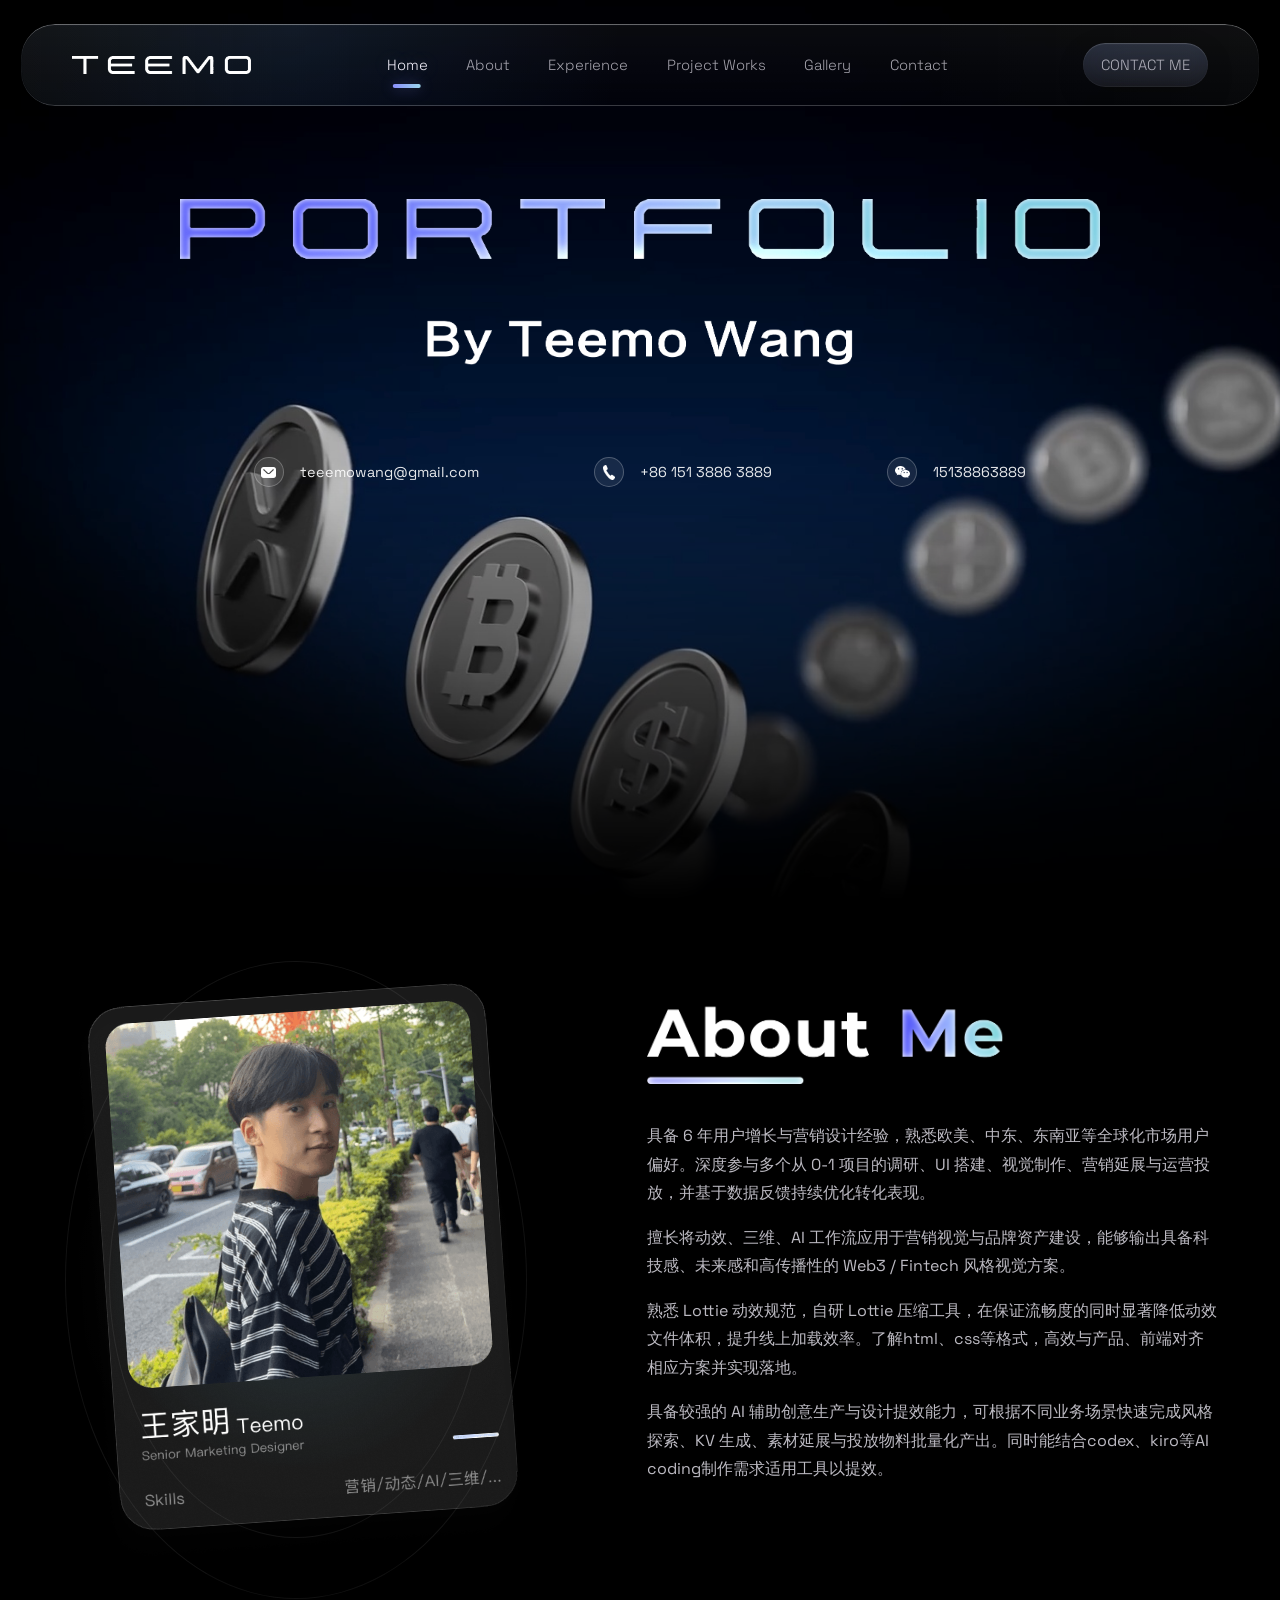
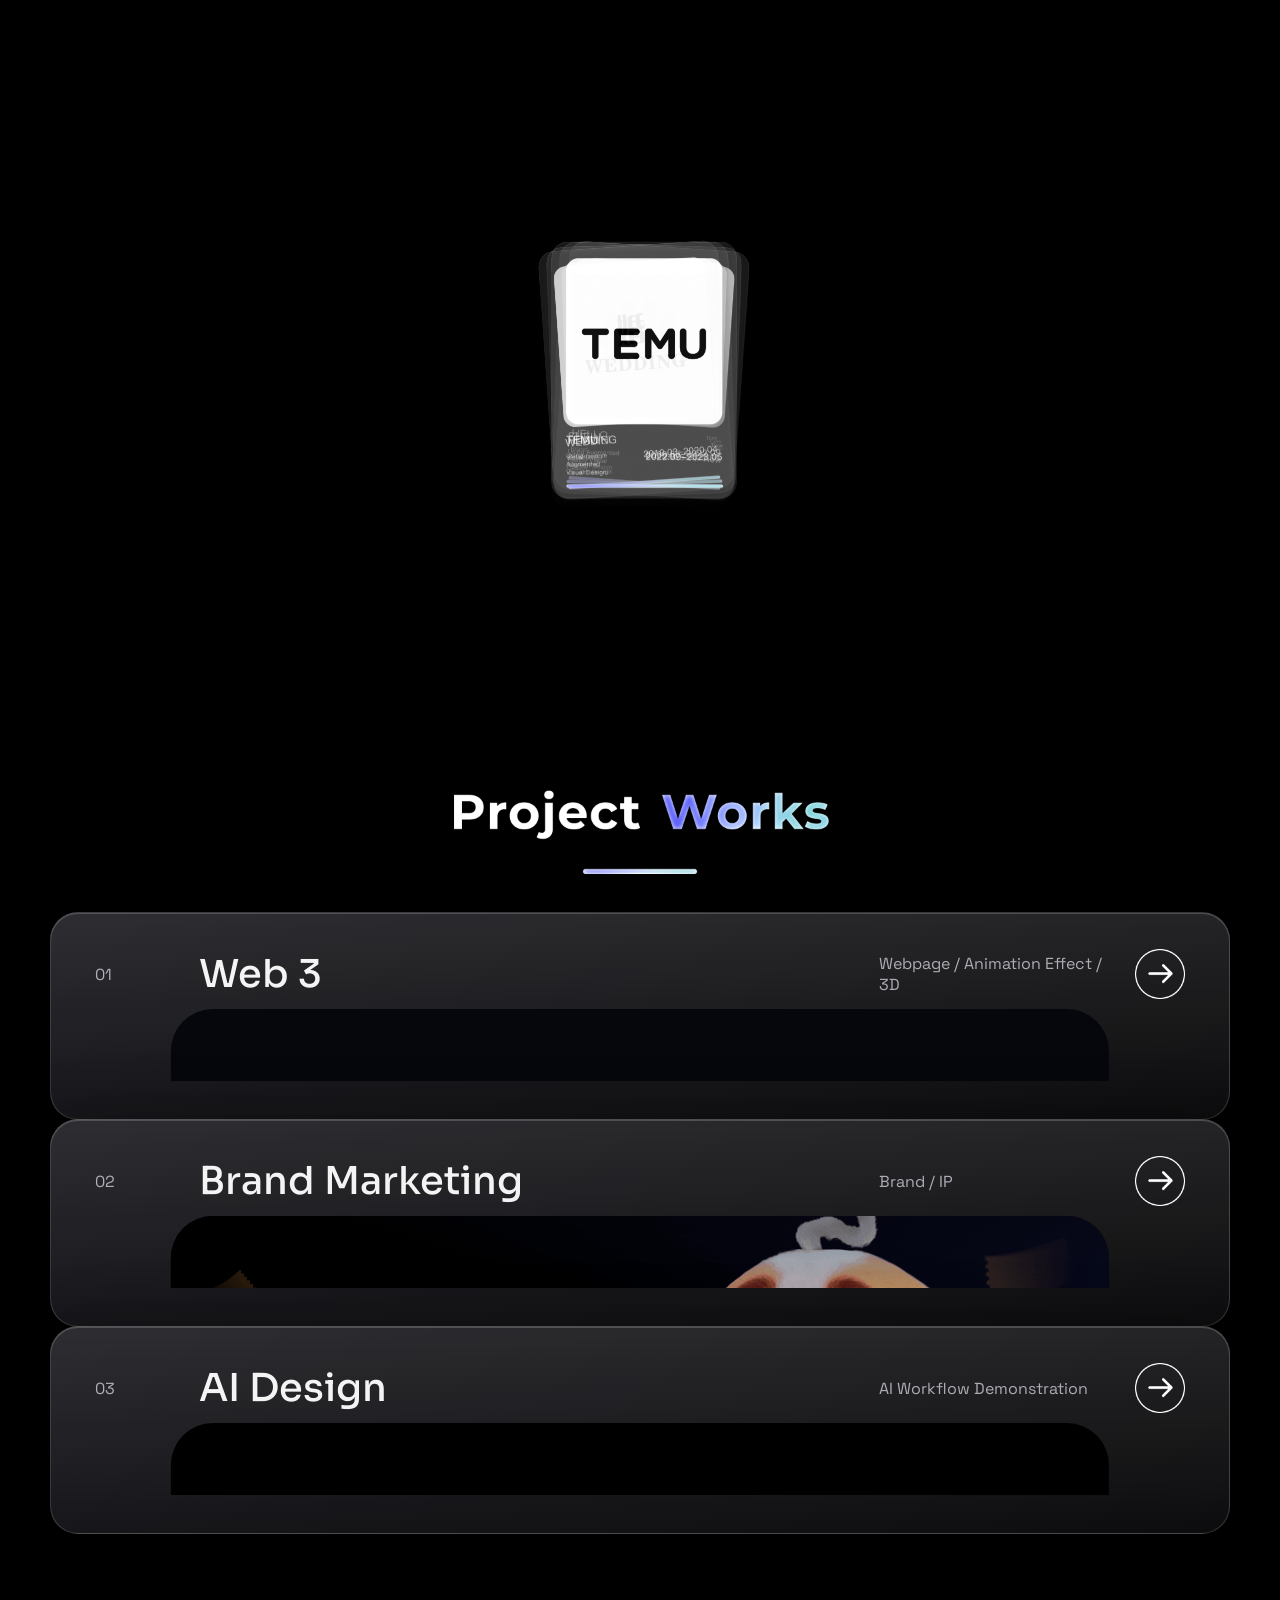
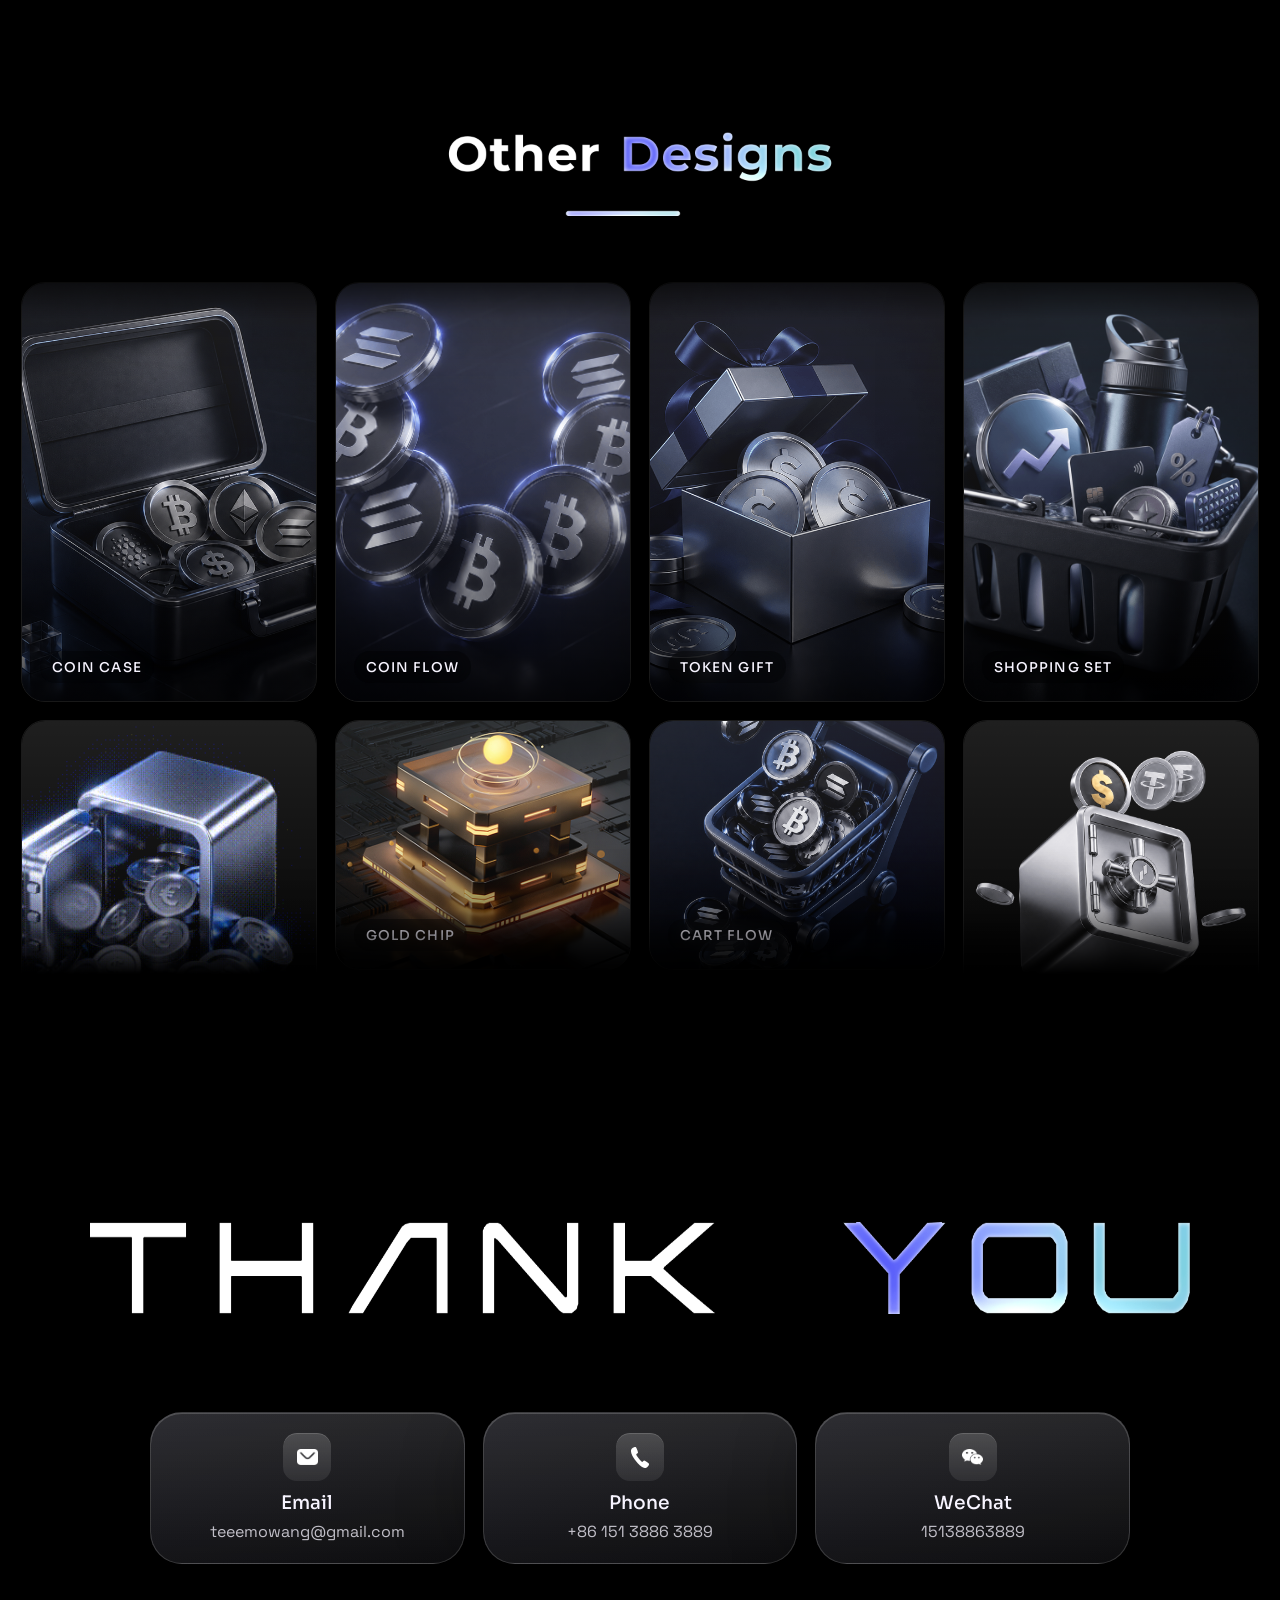
<file: index.html>
﻿<!DOCTYPE html>
<html lang="zh-CN">
  <head>
    <meta charset="UTF-8" />
    <meta name="viewport" content="width=device-width, initial-scale=1.0" />
    <title>Teemo Portfolio Demo</title>
    <meta
      name="description"
      content="Teemo Wang personal portfolio with selected projects, work experience and moving visual gallery."
    />
    <script>
      (() => {
        const params = new URLSearchParams(window.location.search);
        const hasReturnScroll = sessionStorage.getItem("teemo-detail-return-scroll") !== null;

        if (params.get("check") === "2" && hasReturnScroll) {
          document.documentElement.classList.add("is-restoring-detail-scroll");
          document.documentElement.style.scrollBehavior = "auto";
        }

        if ("scrollRestoration" in window.history) {
          window.history.scrollRestoration = "manual";
        }
      })();
    </script>
    <link rel="preconnect" href="https://fonts.googleapis.com" />
    <link rel="preconnect" href="https://fonts.gstatic.com" crossorigin />
    <link
      href="https://fonts.googleapis.com/css2?family=Space+Grotesk:wght@400;500;700&family=Sora:wght@400;600;700;800&display=swap"
      rel="stylesheet"
    />
    <link rel="preload" as="image" href="./sucai/hero-bg.jpg" />
    <link rel="stylesheet" href="./styles.css" />
  </head>
  <body>
    <div class="page-scanlight" aria-hidden="true">
      <span class="scanlight-beam scanlight-beam-a"></span>
      <span class="scanlight-beam scanlight-beam-b"></span>
    </div>
    <div class="ambient ambient-left"></div>
    <div class="ambient ambient-right"></div>
    <div class="ambient ambient-bottom"></div>

    <div class="page-shell">
      <header class="site-header">
        <a class="brand" href="#home" aria-label="Teemo home">
          <img src="./sucai/Logo.png" alt="TEEMO" />
        </a>
        <nav class="site-nav">
          <a href="#home">Home</a>
          <a href="#about">About</a>
          <a href="#experience">Experience</a>
          <a href="#work">Project Works</a>
          <a href="#gallery">Gallery</a>
          <a href="#contact">Contact</a>
        </nav>
        <a class="header-chip" href="#contact" data-wechat-trigger>CONTACT ME</a>
      </header>

      <main>
        <section class="hero reveal" id="home">
          <video class="hero-video is-active" autoplay muted playsinline preload="auto" aria-hidden="true" data-hero-loop-video>
            <source src="./sucai/hero-kv-bitcoin-faststart.mp4" type="video/mp4" />
          </video>
          <video class="hero-video" muted playsinline preload="auto" aria-hidden="true" data-hero-loop-video>
            <source src="./sucai/hero-kv-bitcoin-faststart.mp4" type="video/mp4" />
          </video>
          <div class="hero-mark">
            <p class="eyebrow">Portfolio 2026</p>
            <div class="hero-signature">
              <img class="hero-signature-image" src="./sucai/title.png" alt="Portfolio By Teemo Wang" />
            </div>
          </div>

          <div class="hero-copy">
            <p class="hero-kicker">UI / Visual / Growth Marketing Design</p>
            <h1>
              <span class="hero-title-main">Teemo</span>
              <span class="hero-title-sub">Visual Designer</span>
            </h1>
            <p class="hero-text">UI design, brand image, IP creation and launch visuals for growth-driven products.</p>
          </div>

          <div class="hero-contact glass-card">
            <div class="contact-pill">
              <span class="contact-icon" aria-hidden="true">
                <img src="./sucai/icon/E-mail.png" alt="" />
              </span>
              <strong>teeemowang@gmail.com</strong>
            </div>
            <div class="contact-pill">
              <span class="contact-icon" aria-hidden="true">
                <img src="./sucai/icon/tel.png" alt="" />
              </span>
              <strong>+86 151 3886 3889</strong>
            </div>
            <div class="contact-pill">
              <span class="contact-icon" aria-hidden="true">
                <img src="./sucai/icon/wechat.png" alt="" />
              </span>
              <strong>15138863889</strong>
            </div>
          </div>
        </section>

        <section class="about reveal" id="about">
          <div class="about-grid">
            <article class="about-photo-stage glass-card">
              <div class="photo-orbit photo-orbit-back"></div>
              <div class="photo-orbit photo-orbit-front"></div>
              <div class="profile-card profile-card-inline">
                <div class="profile-photo"></div>
              </div>
            </article>

            <article class="intro-card glass-card">
              <h3 class="about-title">
                <img class="about-title-image" src="./sucai/about me.png" alt="About Me" />
              </h3>
              <p>
                具备 6 年用户增长与营销设计经验，熟悉欧美、中东、东南亚等全球化市场用户偏好。深度参与多个从 0-1 项目的调研、UI 搭建、视觉制作、营销延展与运营投放，并基于数据反馈持续优化转化表现。
              </p>
              <p>
                擅长将动效、三维、AI 工作流应用于营销视觉与品牌资产建设，能够输出具备科技感、未来感和高传播性的 Web3 / Fintech 风格视觉方案。
              </p>
              <p>
                熟悉 Lottie 动效规范，自研 Lottie 压缩工具，在保证流畅度的同时显著降低动效文件体积，提升线上加载效率。了解html、css等格式，高效与产品、前端对齐相应方案并实现落地。
              </p>
              <p>
                具备较强的 AI 辅助创意生产与设计提效能力，可根据不同业务场景快速完成风格探索、KV 生成、素材延展与投放物料批量化产出。同时能结合codex、kiro等AI coding制作需求适用工具以提效。
              </p>
            </article>

          </div>
        </section>

        <section class="experience reveal" id="experience">
          <div class="experience-stage">
            <div class="experience-stack" aria-hidden="true">
              <article class="stack-card layer-a">
                <div class="stack-thumb"></div>
                <div class="stack-copy">
                  <strong>HELLO</strong>
                  <span>Visual Designer</span>
                </div>
                <div class="stack-meta">
                  <span>Timeline</span>
                  <strong>2025.11 - Now</strong>
                </div>
                <div class="stack-bars">
                  <i></i>
                  <i></i>
                </div>
              </article>
              <article class="stack-card layer-b">
                <div class="stack-thumb"></div>
                <div class="stack-copy">
                  <strong>WORK</strong>
                  <span>Brand / UI / Growth</span>
                </div>
                <div class="stack-meta">
                  <span>Status</span>
                  <strong>Expanded on View</strong>
                </div>
                <div class="stack-bars">
                  <i></i>
                  <i></i>
                </div>
              </article>
              <article class="stack-card layer-c">
                <div class="stack-thumb"></div>
                <div class="stack-copy">
                  <strong>CARDS</strong>
                  <span>Experience Preview</span>
                </div>
                <div class="stack-meta">
                  <span>Mode</span>
                  <strong>Floating Stack</strong>
                </div>
                <div class="stack-bars">
                  <i></i>
                  <i></i>
                </div>
              </article>
            </div>

            <div class="experience-grid">
              <article class="experience-card is-accent">
                <span class="experience-index">01</span>
                <h3>SHEIN</h3>
                <p>Campaign systems and launch visuals.</p>
              </article>
              <article class="experience-card">
                <span class="experience-index">02</span>
                <h3>Brand Studio</h3>
                <p>Identity, landing pages and visual packaging.</p>
              </article>
              <article class="experience-card">
                <span class="experience-index">03</span>
                <h3>Commercial Lab</h3>
                <p>Commercial content for conversion and retention.</p>
              </article>
              <article class="experience-card">
                <span class="experience-index">04</span>
                <h3>Visual System</h3>
                <p>Reusable campaign layouts and update systems.</p>
              </article>
              <article class="experience-card">
                <span class="experience-index">05</span>
                <h3>AI Design</h3>
                <p>Prompt-led concept exploration and image direction.</p>
              </article>
            </div>
          </div>
        </section>

        <section class="works reveal" id="work">
          <div class="section-headline section-headline-split section-headline-image">
            <div class="section-title">
              <p class="eyebrow">02 / Project Works</p>
              <h2>
                <img class="section-title-image" src="./sucai/project works.png" alt="Project Works" />
              </h2>
            </div>
          </div>

          <div class="work-list">
            <article class="work-item work-feature glass-card">
              <button class="work-row" type="button" aria-expanded="false">
                <span class="work-index">01</span>
                <span class="work-name">Web 3</span>
                <span class="work-type">Webpage / Animation Effect / 3D</span>
                <span class="work-arrow" aria-hidden="true"></span>
              </button>
              <div class="work-drawer">
                <div class="work-kv work-kv-carousel" data-kv-carousel aria-label="Web 3 key visual carousel">
                  <div class="work-kv-panel work-kv-panel-center work-kv-main work-kv-video" data-kv-panel data-detail-url="./work-detail.html?case=web3-kv1">
                    <video autoplay muted loop playsinline aria-label="Web 3 project key visual 1">
                      <source src="./sucai/video/KV1.mp4" type="video/mp4" />
                    </video>
                  </div>
                  <div class="work-kv-panel work-kv-panel-right work-kv-image" data-kv-panel data-detail-url="./work-detail.html?case=web3-kv2">
                    <img src="./sucai/video/KV2.png" alt="Web 3 project key visual 2" />
                  </div>
                  <div class="work-kv-panel work-kv-panel-left work-kv-image" data-kv-panel data-detail-url="./work-detail.html?case=web3-kv3">
                    <img src="./sucai/video/KV3.png" alt="Web 3 project key visual 3" />
                  </div>
                  <button class="work-kv-nav work-kv-prev" type="button" aria-label="Previous Web 3 key visual"></button>
                  <button class="work-kv-nav work-kv-next" type="button" aria-label="Next Web 3 key visual"></button>
                </div>
                <div class="work-detail">
                  <p>Built a Web3 launch page system with hero narrative, visual hierarchy, and modular sections for fast campaign iteration.</p>
                  <div class="work-tags">
                    <span>Landing Page</span>
                    <span>Product Visual</span>
                    <span>Growth Assets</span>
                  </div>
                </div>
              </div>
            </article>

            <article class="work-item work-feature glass-card">
              <button class="work-row" type="button" aria-expanded="false">
                <span class="work-index">02</span>
                <span class="work-name">Brand Marketing</span>
                <span class="work-type">Brand / IP</span>
                <span class="work-arrow" aria-hidden="true"></span>
              </button>
              <div class="work-drawer">
                <div class="work-kv work-kv-carousel" data-kv-carousel aria-label="Brand Marketing key visual carousel">
                  <div class="work-kv-panel work-kv-panel-center work-kv-main work-kv-image" data-kv-panel data-detail-url="./work-detail.html?case=brand-kv1">
                    <img src="./sucai/video/part2/KV1.png" alt="Brand Marketing key visual 1" />
                  </div>
                  <div class="work-kv-panel work-kv-panel-right work-kv-image" data-kv-panel data-detail-url="./work-detail.html?case=brand-kv2">
                    <img src="./sucai/video/part2/KV2.png" alt="Brand Marketing key visual 2" />
                  </div>
                  <button class="work-kv-nav work-kv-prev" type="button" aria-label="Previous Brand Marketing key visual"></button>
                  <button class="work-kv-nav work-kv-next" type="button" aria-label="Next Brand Marketing key visual"></button>
                </div>
                <div class="work-detail">
                  <p>Designed campaign pages and social visuals that translate brand tone into reusable commercial templates.</p>
                  <div class="work-tags">
                    <span>Brand System</span>
                    <span>Campaign Design</span>
                    <span>Social Visual</span>
                  </div>
                </div>
              </div>
            </article>

            <article class="work-item work-feature glass-card">
              <button class="work-row" type="button" aria-expanded="false">
                <span class="work-index">03</span>
                <span class="work-name">AI Design</span>
                <span class="work-type">AI Workflow Demonstration</span>
                <span class="work-arrow" aria-hidden="true"></span>
              </button>
              <div class="work-drawer">
                <div class="work-kv work-kv-carousel" data-kv-carousel aria-label="AI Design key visual carousel">
                  <div class="work-kv-panel work-kv-panel-center work-kv-main work-kv-video" data-kv-panel data-detail-url="./work-detail.html?case=ai-kv1">
                    <video autoplay muted loop playsinline preload="metadata" aria-label="AI Design key visual 1">
                      <source src="./sucai/video/Part3/KV1.mp4" type="video/mp4" />
                    </video>
                  </div>
                  <div class="work-kv-panel work-kv-panel-right work-kv-image" data-kv-panel data-detail-url="./work-detail.html?case=ai-kv2">
                    <img src="./sucai/video/Part3/KV2.png" alt="AI Design key visual 2" />
                  </div>
                  <div class="work-kv-panel work-kv-panel-left work-kv-image" data-kv-panel data-detail-url="./work-detail.html?case=ai-kv3">
                    <img src="./sucai/video/Part3/KV1.png" alt="AI Design key visual 3" />
                  </div>
                  <button class="work-kv-nav work-kv-prev" type="button" aria-label="Previous AI Design key visual"></button>
                  <button class="work-kv-nav work-kv-next" type="button" aria-label="Next AI Design key visual"></button>
                </div>
                <div class="work-detail">
                  <p>Explored AI-assisted concept design to speed up style exploration, mood validation and visual storytelling.</p>
                  <div class="work-tags">
                    <span>AI Concept</span>
                    <span>Prompt Design</span>
                    <span>Art Direction</span>
                  </div>
                </div>
              </div>
            </article>
          </div>
        </section>

        <section class="gallery reveal" id="gallery">
          <div class="section-headline section-headline-split section-headline-image">
            <div class="section-title">
              <p class="eyebrow">03 / Visual Exploration</p>
              <h2>
                <img class="section-title-image" src="./sucai/other Desings.png" alt="Other Designs" />
              </h2>
            </div>
          </div>

          <div class="gallery-mask">
            <div class="gallery-scrollboard">
              <div class="gallery-column gallery-column-a">
                <div class="gallery-stack">
                  <article class="masonry-card tall"><img src="./sucai/other/1ff8bd80-666b-4111-ab0a-14b9003dc02c.png" alt="Open metallic case filled with dark coins" /><span>COIN CASE</span></article>
                  <article class="masonry-card square"><img src="./sucai/other/2.gif" alt="Animated cube surrounded by blue crypto coins" /><span>BLUE CUBE</span></article>
                  <article class="masonry-card mid"><img src="./sucai/other/奖牌.png" alt="Silver trophy cup and coins on a glowing pedestal" /><span>MEDAL STAGE</span></article>
                </div>
                <div class="gallery-stack" aria-hidden="true">
                  <article class="masonry-card tall"><img src="./sucai/other/1ff8bd80-666b-4111-ab0a-14b9003dc02c.png" alt="" /><span>COIN CASE</span></article>
                  <article class="masonry-card square"><img src="./sucai/other/2.gif" alt="" /><span>BLUE CUBE</span></article>
                  <article class="masonry-card mid"><img src="./sucai/other/奖牌.png" alt="" /><span>MEDAL STAGE</span></article>
                </div>
              </div>

              <div class="gallery-column gallery-column-b">
                <div class="gallery-stack">
                  <article class="masonry-card tall"><img src="./sucai/other/image 3252.png" alt="Bitcoin and Solana coins flowing through a dark composition" /><span>COIN FLOW</span></article>
                  <article class="masonry-card mid"><img src="./sucai/other/3.png" alt="Gold chip glowing above stacked technology platforms" /><span>GOLD CHIP</span></article>
                  <article class="masonry-card tall"><img src="./sucai/other/青蛙改弹小提琴 (1) (1).png" alt="Over the Garden Wall style band scene with frogs and children" /><span>GARDEN WALL</span></article>
                </div>
                <div class="gallery-stack" aria-hidden="true">
                  <article class="masonry-card tall"><img src="./sucai/other/image 3252.png" alt="" /><span>COIN FLOW</span></article>
                  <article class="masonry-card mid"><img src="./sucai/other/3.png" alt="" /><span>GOLD CHIP</span></article>
                  <article class="masonry-card tall"><img src="./sucai/other/青蛙改弹小提琴 (1) (1).png" alt="" /><span>GARDEN WALL</span></article>
                </div>
              </div>

              <div class="gallery-column gallery-column-c">
                <div class="gallery-stack">
                  <article class="masonry-card tall"><img src="./sucai/other/image 3259.png" alt="Metal gift box filled with silver coins" /><span>TOKEN GIFT</span></article>
                  <article class="masonry-card mid"><img src="./sucai/other/购物车.png" alt="Shopping cart filled with dark crypto coins" /><span>CART FLOW</span></article>
                </div>
                <div class="gallery-stack" aria-hidden="true">
                  <article class="masonry-card tall"><img src="./sucai/other/image 3259.png" alt="" /><span>TOKEN GIFT</span></article>
                  <article class="masonry-card mid"><img src="./sucai/other/购物车.png" alt="" /><span>CART FLOW</span></article>
                </div>
              </div>

              <div class="gallery-column gallery-column-d">
                <div class="gallery-stack">
                  <article class="masonry-card tall"><img src="./sucai/other/shopping.png" alt="Shopping basket packed with metallic gift boxes and coins" /><span>SHOPPING SET</span></article>
                  <article class="masonry-card square"><img src="./sucai/other/保险箱视角4-仰视 (1).png" alt="Floating metallic safe surrounded by coins" /><span>VAULT SAFE</span></article>
                </div>
                <div class="gallery-stack" aria-hidden="true">
                  <article class="masonry-card tall"><img src="./sucai/other/shopping.png" alt="" /><span>SHOPPING SET</span></article>
                  <article class="masonry-card square"><img src="./sucai/other/保险箱视角4-仰视 (1).png" alt="" /><span>VAULT SAFE</span></article>
                </div>
              </div>
            </div>
          </div>
        </section>

        <section class="contact reveal" id="contact">
          <div class="contact-top">
            <p class="eyebrow">04 / Thank You</p>
            <h2 class="thank-title">
              <img class="thank-title-image" src="./sucai/Thank you.png" alt="Thank You" />
            </h2>
          </div>

          <div class="contact-grid">
            <article class="contact-tile glass-card">
              <span class="tile-icon" aria-hidden="true">
                <img src="./sucai/icon/E-mail.png" alt="" />
              </span>
              <h3>Email</h3>
              <p>teeemowang@gmail.com</p>
            </article>
            <article class="contact-tile glass-card">
              <span class="tile-icon" aria-hidden="true">
                <img src="./sucai/icon/tel.png" alt="" />
              </span>
              <h3>Phone</h3>
              <p>+86 151 3886 3889</p>
            </article>
            <article class="contact-tile glass-card" data-wechat-trigger>
              <span class="tile-icon" aria-hidden="true">
                <img src="./sucai/icon/wechat.png" alt="" />
              </span>
              <h3>WeChat</h3>
              <p>15138863889</p>
            </article>
          </div>
        </section>
      </main>
    </div>

    <script src="./script.js"></script>
  </body>
</html>
</file>
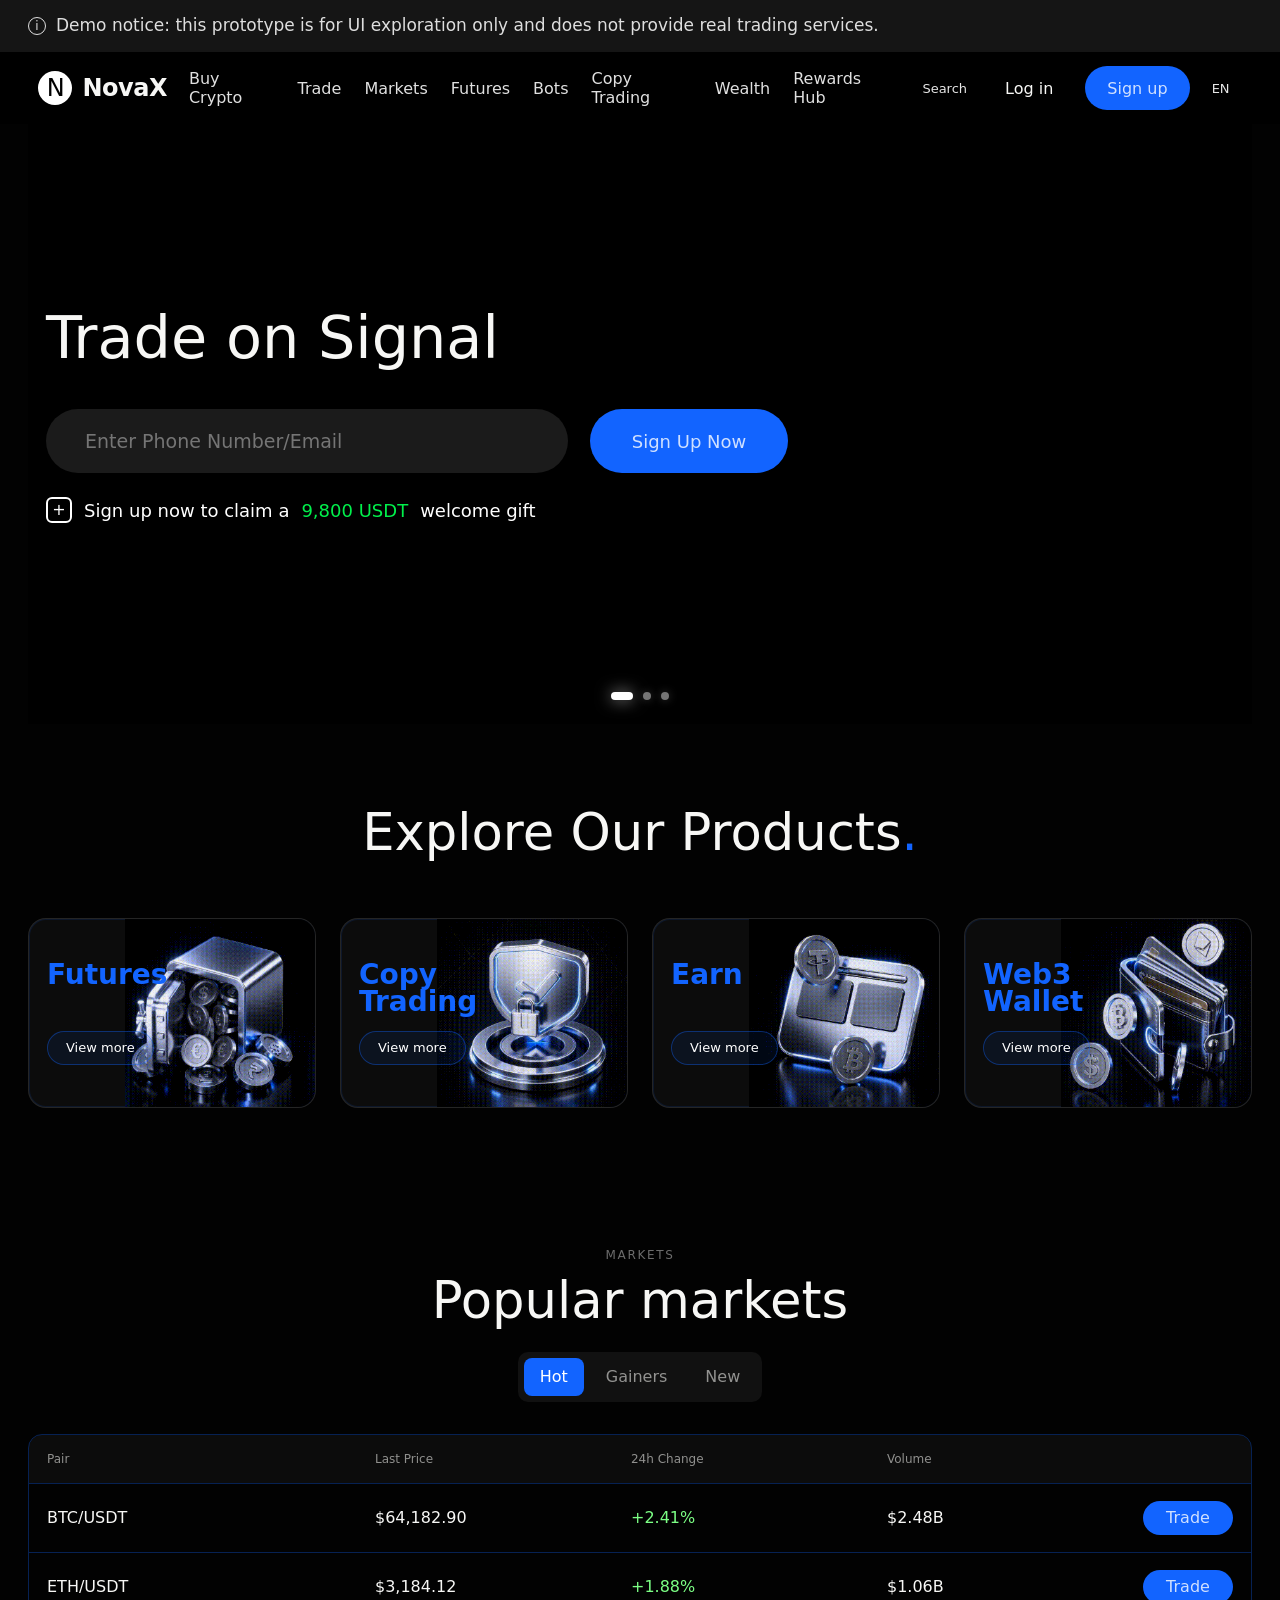
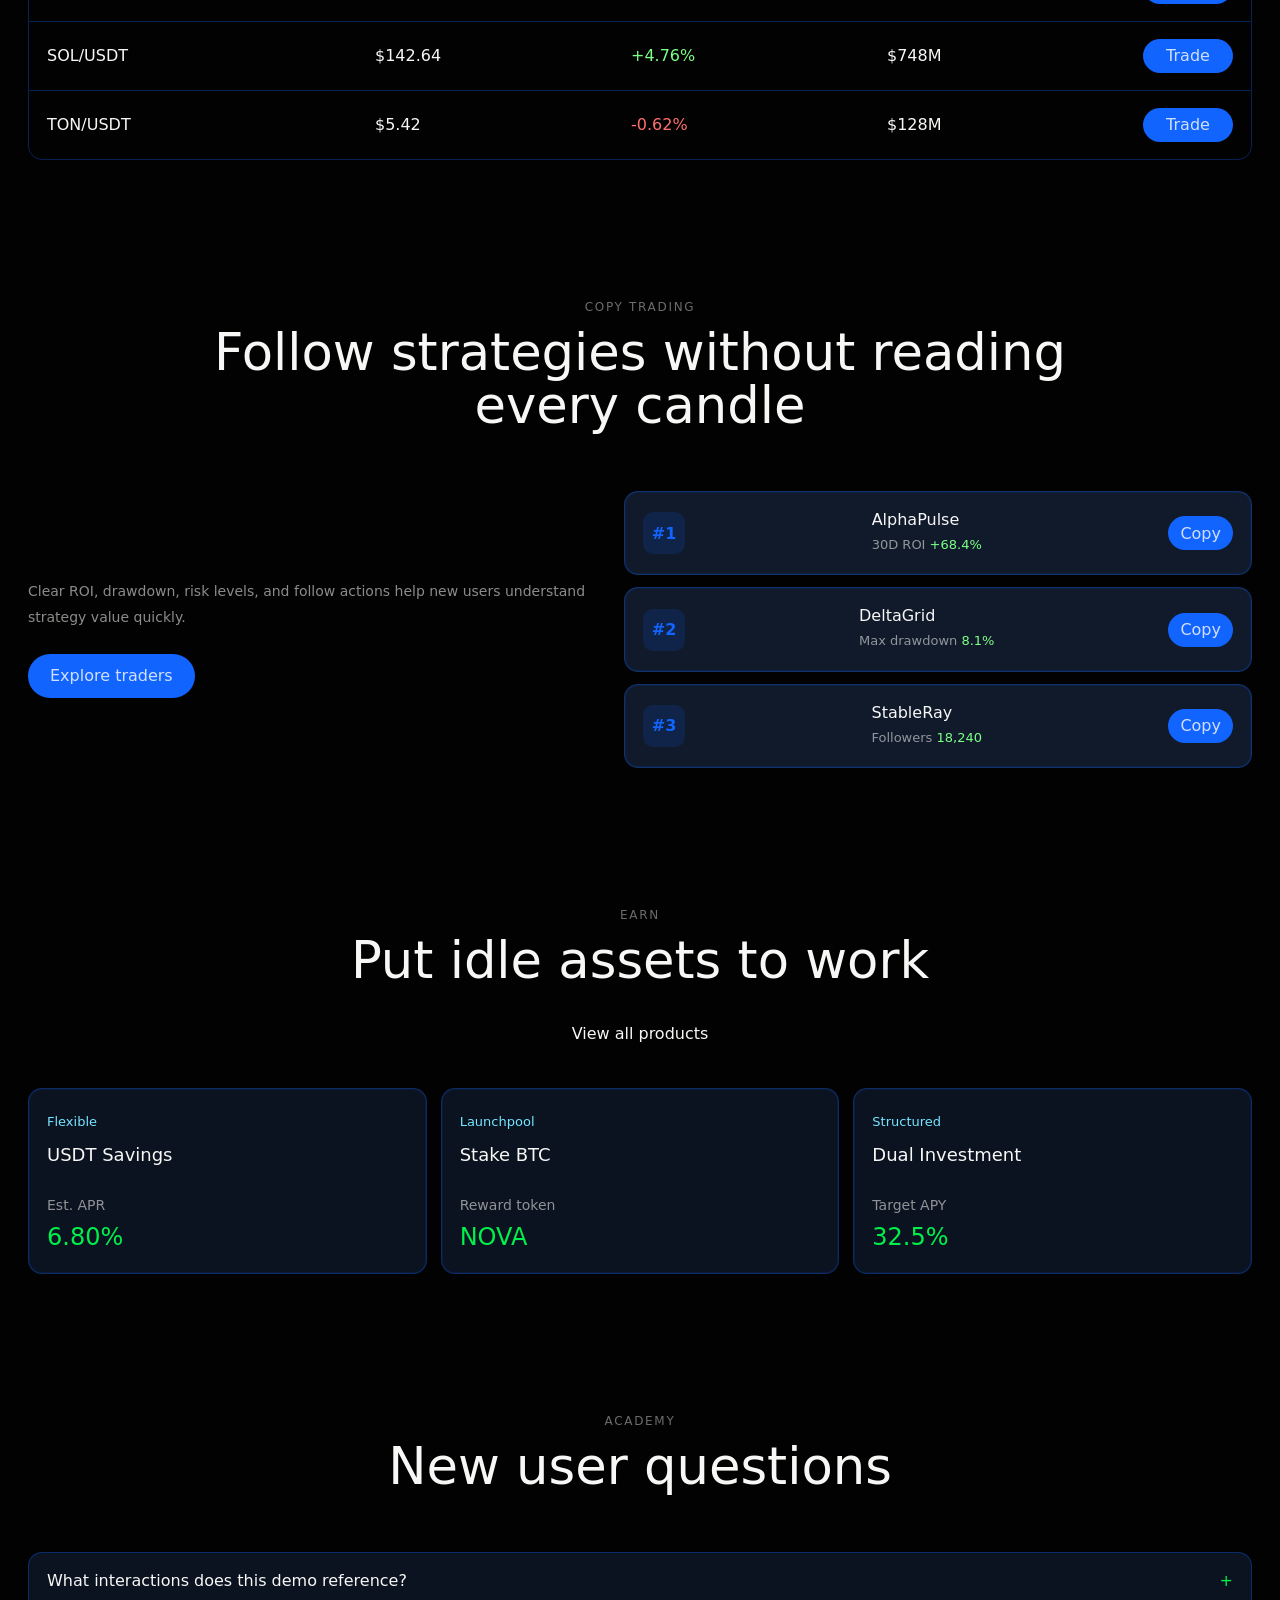
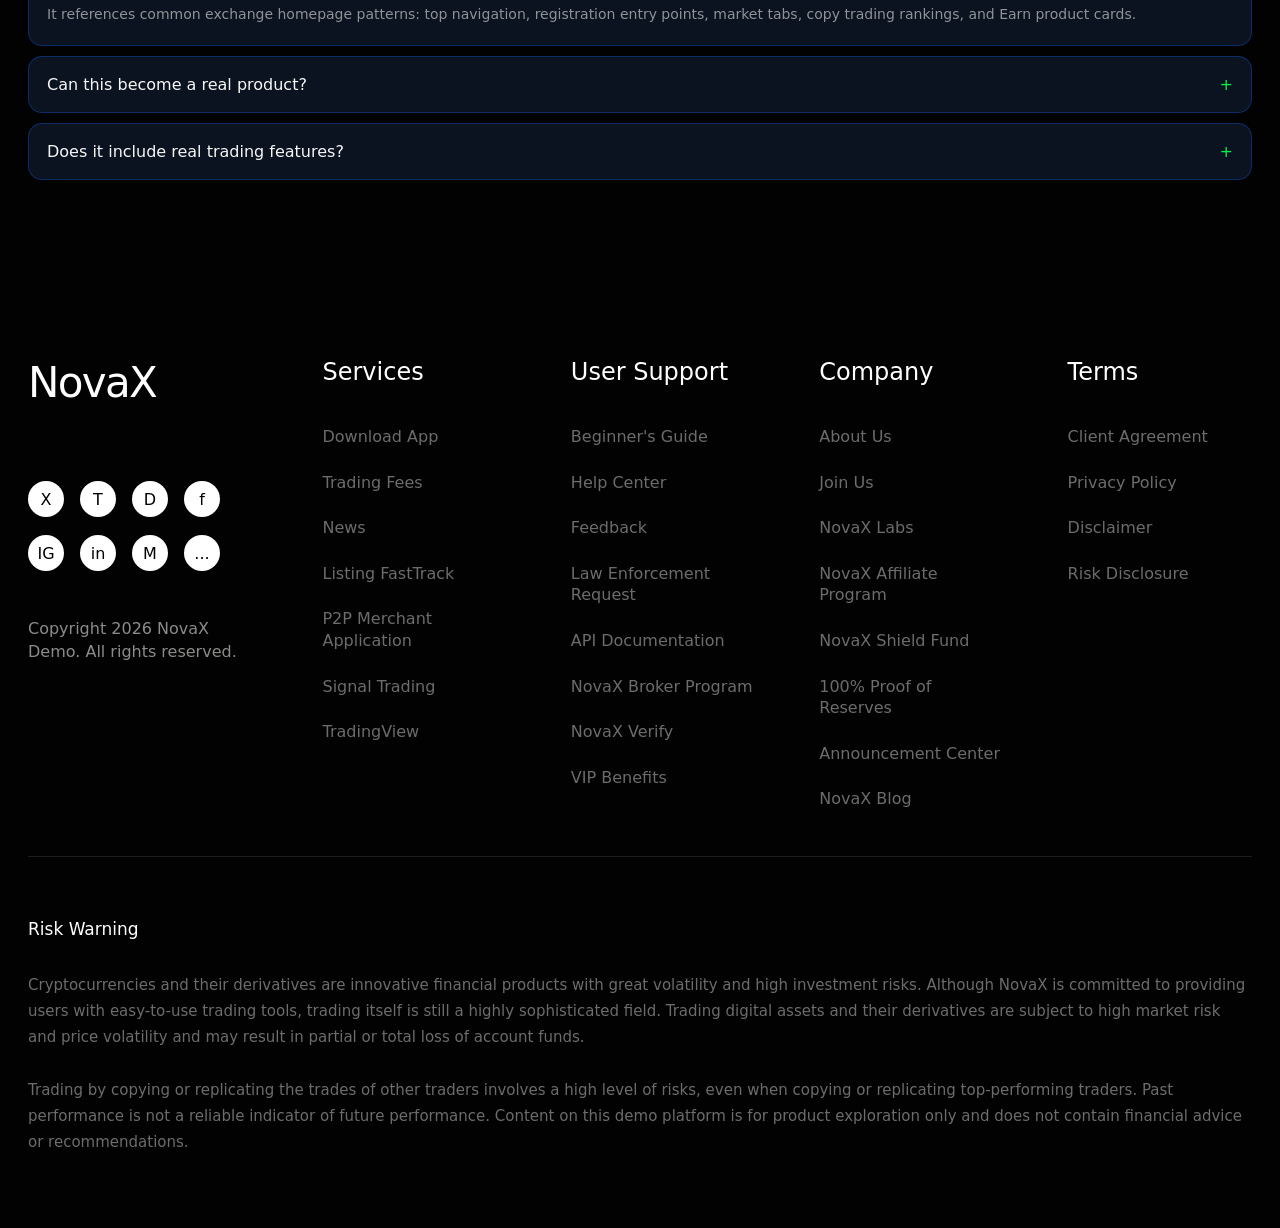
<file: web3/index.html>
﻿<!DOCTYPE html>
<html lang="en">
  <head>
    <meta charset="UTF-8" />
    <meta name="viewport" content="width=device-width, initial-scale=1.0" />
    <title>NovaX Web3 Exchange Demo</title>
    <meta name="description" content="NovaX web3 exchange landing demo" />
    <link rel="stylesheet" href="./styles.css" />
  </head>
  <body>
    <div class="risk-bar">
      <span class="info-icon">i</span>
      Demo notice: this prototype is for UI exploration only and does not provide real trading services.
    </div>

    <header class="site-header">
      <a class="brand" href="#" aria-label="NovaX Home">
        <span class="brand-mark">N</span>
        <span>NovaX</span>
      </a>

      <nav class="main-nav" aria-label="Primary">
        <a href="#buy">Buy Crypto</a>
        <a href="#trade">Trade</a>
        <a href="#markets">Markets</a>
        <a href="#futures">Futures</a>
        <a href="#bots">Bots</a>
        <a href="#copy">Copy Trading</a>
        <a href="#earn">Wealth</a>
        <a href="#rewards">Rewards Hub</a>
      </nav>

      <div class="header-actions">
        <button class="icon-button" aria-label="Search">Search</button>
        <button class="ghost-button">Log in</button>
        <button class="primary-button">Sign up</button>
        <button class="icon-button" aria-label="Language">EN</button>
      </div>
    </header>

    <main>
      <section class="hero-section" id="trade">
        <video class="hero-video is-active" autoplay muted loop playsinline preload="metadata" aria-hidden="true">
          <source src="./video/2/hero-background.mp4" type="video/mp4" />
        </video>
        <video class="hero-video" autoplay muted loop playsinline preload="metadata" aria-hidden="true">
          <source src="./KV2_batch.mp4" type="video/mp4" />
        </video>
        <video class="hero-video" autoplay muted loop playsinline preload="metadata" aria-hidden="true">
          <source src="./KV3_batch.mp4" type="video/mp4" />
        </video>

        <div class="hero-copy">
          <h1>Trade on Signal</h1>

          <form class="signup-card" aria-label="Register">
            <div class="signup-row">
              <input id="email" type="email" placeholder="Enter Phone Number/Email" />
              <button type="submit">Sign Up Now</button>
            </div>
          </form>

          <div class="gift-line">
            <span class="gift-icon">+</span>
            Sign up now to claim a <strong>9,800 USDT</strong> welcome gift
          </div>
        </div>

        <div class="carousel-dots" aria-label="Hero carousel controls">
          <button class="active" type="button" aria-label="Show hero slide 1"></button>
          <button type="button" aria-label="Show hero slide 2"></button>
          <button type="button" aria-label="Show hero slide 3"></button>
        </div>
      </section>

      <section class="section-shell product-section" aria-label="Core products">
        <div class="module-title module-title-centered">
          <h2>Explore Our Products<span>.</span></h2>
        </div>

        <div class="product-grid">
        <article class="product-card hot">
          <img class="product-gif" src="./video/2.gif" alt="" aria-hidden="true" />
          <h2>Futures</h2>
          <p>View more</p>
        </article>
        <article class="product-card">
          <img class="product-gif" src="./video/4.gif" alt="" aria-hidden="true" />
          <h2>Copy Trading</h2>
          <p>View more</p>
        </article>
        <article class="product-card">
          <img class="product-gif" src="./video/3.gif" alt="" aria-hidden="true" />
          <h2>Earn</h2>
          <p>View more</p>
        </article>
        <article class="product-card">
          <img class="product-gif" src="./video/1.gif" alt="" aria-hidden="true" />
          <h2>Web3 Wallet</h2>
          <p>View more</p>
        </article>
        </div>
      </section>

      <section class="section-shell market-section" id="markets">
        <div class="module-title module-title-centered">
          <p class="eyebrow">Markets</p>
          <h2>Popular markets</h2>
        </div>

        <div class="module-actions">
          <div class="market-tabs" role="tablist" aria-label="Market tabs">
            <button class="is-active" type="button" data-market="hot">Hot</button>
            <button type="button" data-market="gainers">Gainers</button>
            <button type="button" data-market="new">New</button>
          </div>
        </div>

        <div class="market-table" aria-live="polite">
          <div class="table-head">
            <span>Pair</span>
            <span>Last Price</span>
            <span>24h Change</span>
            <span>Volume</span>
            <span></span>
          </div>
          <div class="market-row">
            <span><b>BTC</b>/USDT</span>
            <span>$64,182.90</span>
            <span class="positive">+2.41%</span>
            <span>$2.48B</span>
            <button>Trade</button>
          </div>
          <div class="market-row">
            <span><b>ETH</b>/USDT</span>
            <span>$3,184.12</span>
            <span class="positive">+1.88%</span>
            <span>$1.06B</span>
            <button>Trade</button>
          </div>
          <div class="market-row">
            <span><b>SOL</b>/USDT</span>
            <span>$142.64</span>
            <span class="positive">+4.76%</span>
            <span>$748M</span>
            <button>Trade</button>
          </div>
          <div class="market-row">
            <span><b>TON</b>/USDT</span>
            <span>$5.42</span>
            <span class="negative">-0.62%</span>
            <span>$128M</span>
            <button>Trade</button>
          </div>
        </div>
      </section>

      <section class="section-shell copy-section" id="copy">
        <div class="module-title module-title-centered">
          <p class="eyebrow">Copy Trading</p>
          <h2>Follow strategies without reading every candle</h2>
        </div>

        <div class="split-section">
        <div class="split-copy">
          <p>Clear ROI, drawdown, risk levels, and follow actions help new users understand strategy value quickly.</p>
          <button class="primary-button">Explore traders</button>
        </div>

        <div class="leaderboard">
          <article>
            <span class="rank">#1</span>
            <div>
              <strong>AlphaPulse</strong>
              <p>30D ROI <b>+68.4%</b></p>
            </div>
            <button>Copy</button>
          </article>
          <article>
            <span class="rank">#2</span>
            <div>
              <strong>DeltaGrid</strong>
              <p>Max drawdown <b>8.1%</b></p>
            </div>
            <button>Copy</button>
          </article>
          <article>
            <span class="rank">#3</span>
            <div>
              <strong>StableRay</strong>
              <p>Followers <b>18,240</b></p>
            </div>
            <button>Copy</button>
          </article>
        </div>
        </div>
      </section>

      <section class="section-shell earn-section" id="earn">
        <div class="module-title module-title-centered">
          <p class="eyebrow">Earn</p>
          <h2>Put idle assets to work</h2>
        </div>

        <div class="module-actions">
          <button class="ghost-button">View all products</button>
        </div>

        <div class="earn-grid">
          <article>
            <span>Flexible</span>
            <strong>USDT Savings</strong>
            <p>Est. APR</p>
            <b>6.80%</b>
          </article>
          <article>
            <span>Launchpool</span>
            <strong>Stake BTC</strong>
            <p>Reward token</p>
            <b>NOVA</b>
          </article>
          <article>
            <span>Structured</span>
            <strong>Dual Investment</strong>
            <p>Target APY</p>
            <b>32.5%</b>
          </article>
        </div>
      </section>

      <section class="section-shell faq-section" id="academy">
        <div class="module-title module-title-centered">
          <p class="eyebrow">Academy</p>
          <h2>New user questions</h2>
        </div>

        <div class="faq-list">
          <button class="faq-item is-open" type="button">
            <span>What interactions does this demo reference?</span>
            <p>It references common exchange homepage patterns: top navigation, registration entry points, market tabs, copy trading rankings, and Earn product cards.</p>
          </button>
          <button class="faq-item" type="button">
            <span>Can this become a real product?</span>
            <p>Yes. It can be extended with React or Vue, live market APIs, wallet connection, KYC flows, and multilingual configuration.</p>
          </button>
          <button class="faq-item" type="button">
            <span>Does it include real trading features?</span>
            <p>No. This is a static product prototype for validating visual direction, information architecture, and conversion flows.</p>
          </button>
        </div>
      </section>

      <footer class="site-footer">
        <section class="footer-directory" aria-label="Footer navigation">
          <div class="footer-brand">
            <a class="footer-logo" href="#" aria-label="NovaX Home">NovaX</a>
            <div class="social-grid" aria-label="Social links">
              <a href="#" aria-label="X">X</a>
              <a href="#" aria-label="Telegram">T</a>
              <a href="#" aria-label="Discord">D</a>
              <a href="#" aria-label="Facebook">f</a>
              <a href="#" aria-label="Instagram">IG</a>
              <a href="#" aria-label="LinkedIn">in</a>
              <a href="#" aria-label="Medium">M</a>
              <a href="#" aria-label="More">...</a>
            </div>
            <p>Copyright 2026 NovaX Demo. All rights reserved.</p>
          </div>

          <div class="footer-column">
            <h3>Services</h3>
            <a href="#">Download App</a>
            <a href="#">Trading Fees</a>
            <a href="#">News</a>
            <a href="#">Listing FastTrack</a>
            <a href="#">P2P Merchant Application</a>
            <a href="#">Signal Trading</a>
            <a href="#">TradingView</a>
          </div>

          <div class="footer-column">
            <h3>User Support</h3>
            <a href="#">Beginner's Guide</a>
            <a href="#">Help Center</a>
            <a href="#">Feedback</a>
            <a href="#">Law Enforcement Request</a>
            <a href="#">API Documentation</a>
            <a href="#">NovaX Broker Program</a>
            <a href="#">NovaX Verify</a>
            <a href="#">VIP Benefits</a>
          </div>

          <div class="footer-column">
            <h3>Company</h3>
            <a href="#">About Us</a>
            <a href="#">Join Us</a>
            <a href="#">NovaX Labs</a>
            <a href="#">NovaX Affiliate Program</a>
            <a href="#">NovaX Shield Fund</a>
            <a href="#">100% Proof of Reserves</a>
            <a href="#">Announcement Center</a>
            <a href="#">NovaX Blog</a>
          </div>

          <div class="footer-column">
            <h3>Terms</h3>
            <a href="#">Client Agreement</a>
            <a href="#">Privacy Policy</a>
            <a href="#">Disclaimer</a>
            <a href="#">Risk Disclosure</a>
          </div>
        </section>

        <section class="risk-warning" aria-label="Risk warning">
          <h3>Risk Warning</h3>
          <p>
            Cryptocurrencies and their derivatives are innovative financial products with great volatility and high
            investment risks. Although NovaX is committed to providing users with easy-to-use trading tools, trading
            itself is still a highly sophisticated field. Trading digital assets and their derivatives are subject to
            high market risk and price volatility and may result in partial or total loss of account funds.
          </p>
          <p>
            Trading by copying or replicating the trades of other traders involves a high level of risks, even when
            copying or replicating top-performing traders. Past performance is not a reliable indicator of future
            performance. Content on this demo platform is for product exploration only and does not contain financial
            advice or recommendations.
          </p>
        </section>
      </footer>
    </main>

    <script src="./script.js"></script>
  </body>
</html>
</file>
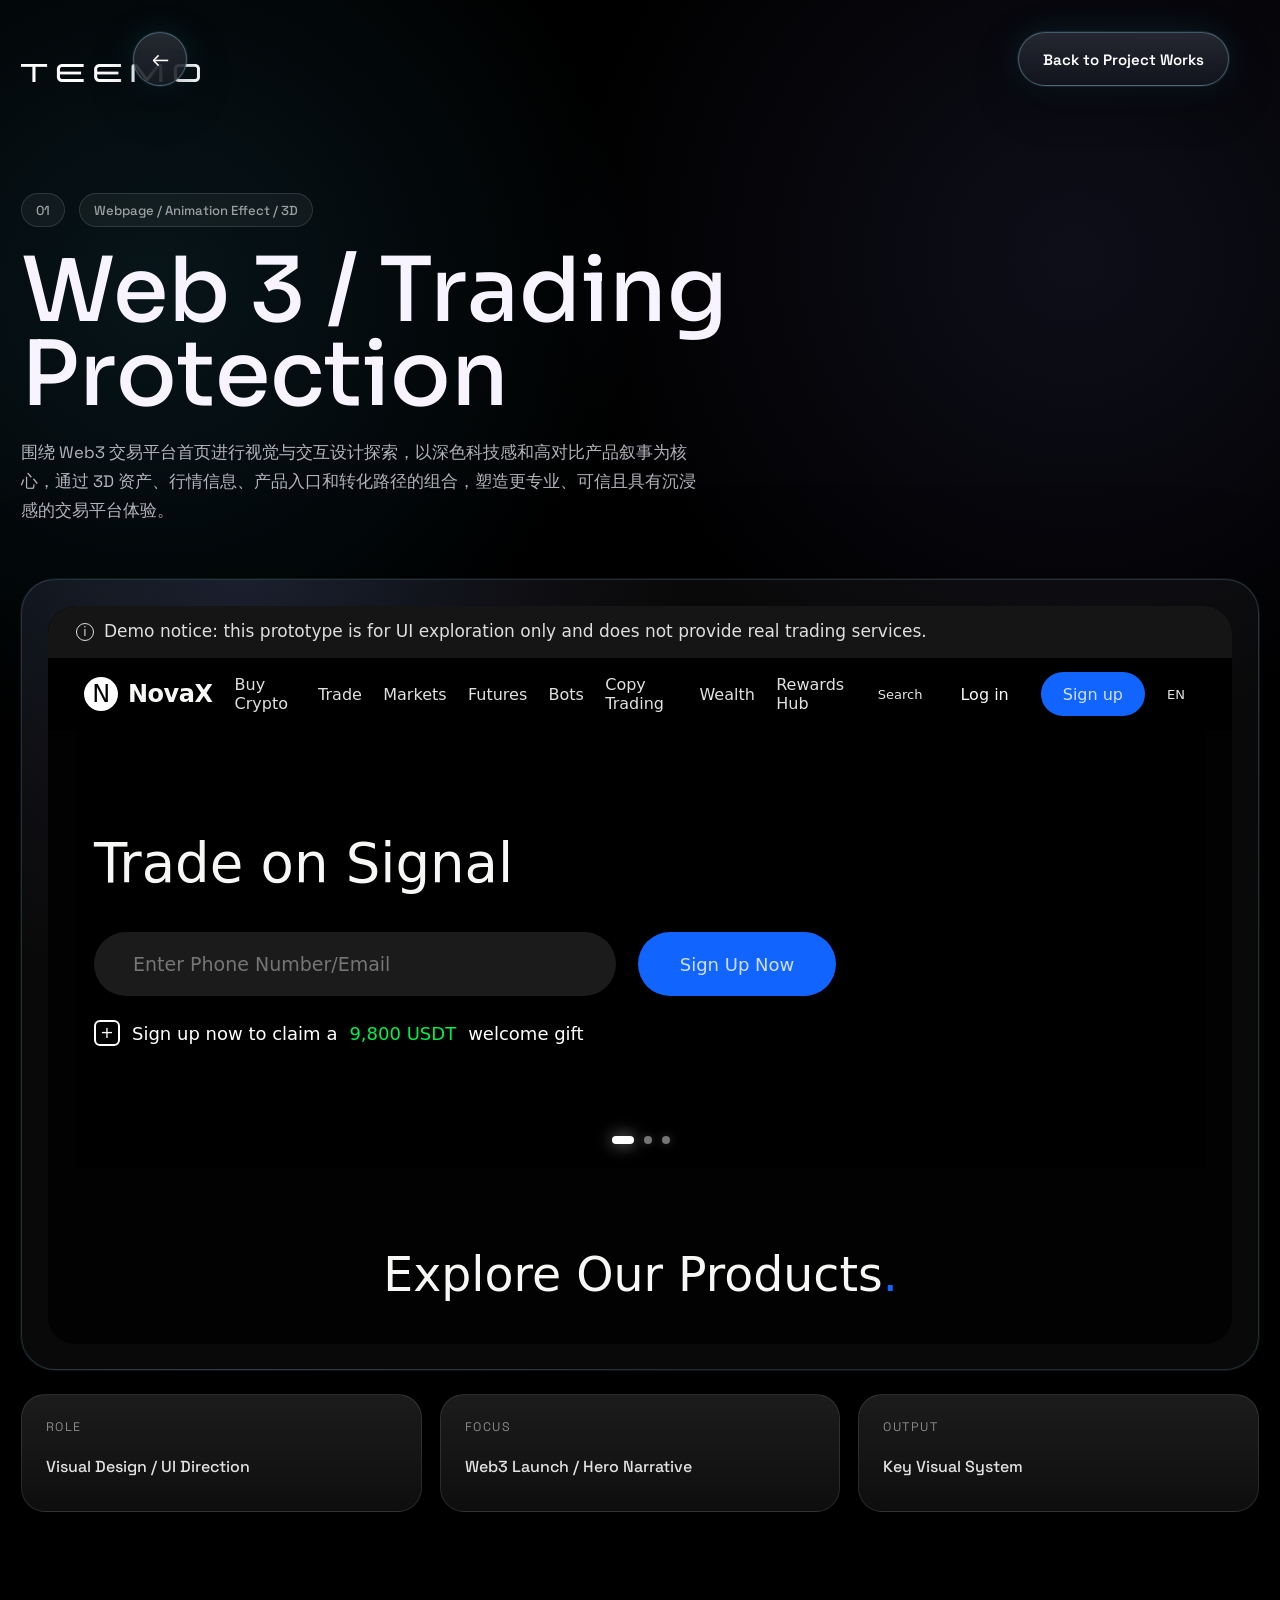
<file: work-detail.html>
<!DOCTYPE html>
<html lang="zh-CN">
  <head>
    <meta charset="UTF-8" />
    <meta name="viewport" content="width=device-width, initial-scale=1.0" />
    <title>Project Detail - Teemo Portfolio</title>
    <meta name="description" content="Selected project key visual detail from Teemo Wang portfolio." />
    <link rel="preconnect" href="https://fonts.googleapis.com" />
    <link rel="preconnect" href="https://fonts.gstatic.com" crossorigin />
    <link
      href="https://fonts.googleapis.com/css2?family=Space+Grotesk:wght@400;500;700&family=Sora:wght@400;600;700;800&display=swap"
      rel="stylesheet"
    />
    <link rel="stylesheet" href="./styles.css" />
  </head>
  <body class="detail-body">
    <a class="detail-fixed-back" href="./index.html?check=2#work" aria-label="Back to portfolio"></a>

    <div class="page-scanlight" aria-hidden="true">
      <span class="scanlight-beam scanlight-beam-a"></span>
      <span class="scanlight-beam scanlight-beam-b"></span>
    </div>

    <main class="detail-shell">
      <header class="detail-header">
        <a class="brand detail-brand" href="./index.html?check=2#work" aria-label="Back to portfolio">
          <img src="./sucai/Logo.png" alt="TEEMO" />
        </a>
        <a class="detail-back" href="./index.html?check=2#work">Back to Project Works</a>
      </header>

      <section class="detail-hero">
        <div class="detail-meta">
          <span id="detailIndex">01</span>
          <strong id="detailType">Website Design</strong>
        </div>
        <h1 id="detailTitle">Project Works</h1>
        <p id="detailSummary">
          Selected key visual detail from the portfolio.
        </p>
      </section>

      <section class="detail-media-stage">
        <div class="detail-media" id="detailMedia"></div>
      </section>

      <section class="detail-info">
        <article>
          <span>Role</span>
          <strong id="detailRole">Visual Design / UI Direction</strong>
        </article>
        <article>
          <span>Focus</span>
          <strong id="detailFocus">Landing Page / Campaign Visual</strong>
        </article>
        <article>
          <span>Output</span>
          <strong id="detailOutput">Key Visual System</strong>
        </article>
      </section>
    </main>

    <script src="./work-detail.js"></script>
  </body>
</html>
</file>
<file: styles.css>
﻿:root {
  --bg: #000;
  --surface: rgba(26, 26, 34, 0.28);
  --surface-strong: rgba(18, 18, 24, 0.46);
  --line: rgba(255, 255, 255, 0.16);
  --line-soft: rgba(255, 255, 255, 0.08);
  --text: #f7f4ff;
  --muted: rgba(247, 244, 255, 0.66);
  --accent: #d671ff;
  --accent-2: #48ceff;
  --accent-3: #ff8b4d;
  --shadow: 0 24px 80px rgba(0, 0, 0, 0.42);
  --glass-fill:
    linear-gradient(180deg, rgba(255, 255, 255, 0.12), rgba(255, 255, 255, 0.03)),
    linear-gradient(135deg, rgba(84, 84, 110, 0.2), rgba(16, 16, 22, 0.28));
  --glass-fill-strong:
    linear-gradient(180deg, rgba(255, 255, 255, 0.16), rgba(255, 255, 255, 0.04)),
    linear-gradient(135deg, rgba(96, 96, 128, 0.24), rgba(14, 14, 18, 0.34));
  --glass-highlight: inset 0 1px 0 rgba(255, 255, 255, 0.18);
}

* {
  box-sizing: border-box;
}

html {
  scroll-behavior: smooth;
}

html.is-restoring-detail-scroll {
  scroll-behavior: auto;
}

html.is-restoring-detail-scroll body {
  opacity: 0;
}

body {
  margin: 0;
  min-height: 100vh;
  overflow-x: hidden;
  font-family: "Space Grotesk", sans-serif;
  color: var(--text);
  background: #000;
}

body::before {
  display: none;
  content: none;
}

a {
  color: inherit;
  text-decoration: none;
}

button {
  font: inherit;
}

.ambient {
  display: none;
}

.page-scanlight {
  position: fixed;
  inset: 0;
  z-index: 2;
  overflow: hidden;
  pointer-events: none;
  mix-blend-mode: screen;
  opacity: 0.42;
  animation: scanlightLayerBreath 6.8s ease-in-out infinite;
  -webkit-mask-image: linear-gradient(180deg, #000 0%, #000 46%, rgba(0, 0, 0, 0.52) 72%, transparent 100%);
  mask-image: linear-gradient(180deg, #000 0%, #000 46%, rgba(0, 0, 0, 0.52) 72%, transparent 100%);
}

.page-scanlight::before,
.page-scanlight::after {
  display: none;
  content: none;
}

.scanlight-beam {
  position: absolute;
  top: 50%;
  left: 0;
  width: clamp(112px, 7.5vw, 160px);
  min-width: 0;
  height: 148vh;
  background:
    radial-gradient(ellipse at 50% 8%, rgba(105, 255, 215, 0.38), transparent 32%),
    radial-gradient(ellipse at 52% 42%, rgba(92, 150, 255, 0.44), transparent 38%),
    radial-gradient(ellipse at 48% 76%, rgba(99, 69, 247, 0.36), transparent 42%),
    linear-gradient(
      180deg,
      rgba(112, 255, 211, 0.03) 0%,
      rgba(72, 206, 255, 0.32) 26%,
      rgba(96, 136, 255, 0.42) 52%,
      rgba(99, 69, 247, 0.34) 78%,
      rgba(37, 67, 255, 0.02) 100%
    );
  background-size: 180% 180%;
  filter: blur(34px) saturate(1.14) brightness(1.04);
  box-shadow: 0 0 90px rgba(72, 206, 255, 0.14), 0 0 130px rgba(99, 69, 247, 0.12);
  opacity: 0.15;
  transform: translate(-45vw, -50%) rotate(15deg);
  animation:
    scanlightBeam 22s linear -7s infinite,
    scanlightPulse 5.4s ease-in-out infinite alternate;
  will-change: transform, opacity;
}

.scanlight-beam::before {
  position: absolute;
  inset: 0;
  background:
    linear-gradient(
      180deg,
      transparent 0%,
      rgba(255, 255, 255, 0.2) 18%,
      rgba(72, 206, 255, 0.42) 28%,
      rgba(99, 69, 247, 0.48) 42%,
      rgba(112, 255, 211, 0.34) 56%,
      transparent 74%,
      transparent 100%
    ),
    radial-gradient(ellipse at 50% 18%, rgba(255, 255, 255, 0.14), transparent 34%),
    linear-gradient(
      180deg,
      rgba(112, 255, 211, 0.14) 0%,
      rgba(72, 206, 255, 0.3) 34%,
      rgba(99, 69, 247, 0.34) 72%,
      rgba(37, 67, 255, 0.04) 100%
    );
  background-size: 100% 260%, 180% 220%, 180% 220%;
  background-position: 0 130%, 0% 18%, 0% 18%;
  content: "";
  mix-blend-mode: screen;
  opacity: 0.26;
  filter: blur(8px);
  animation:
    scanlightInnerRun 3.6s linear infinite,
    scanlightGradientFlow 5.6s ease-in-out infinite alternate;
}

.scanlight-beam-b {
  display: block;
  width: clamp(112px, 7.5vw, 160px);
  height: 148vh;
  animation-delay: -14s, -1.8s;
  opacity: 0.11;
}

.scanlight-beam-b::before {
  animation-delay: -1.8s, -3.2s;
  opacity: 0.2;
}

.ambient-left {
  top: -10vh;
  left: -8vw;
  background: linear-gradient(180deg, rgba(222, 210, 51, 0.42), rgba(222, 210, 51, 0) 82%);
  transform: rotate(16deg);
}

.ambient-right {
  top: -4vh;
  right: -6vw;
  background: linear-gradient(180deg, rgba(43, 212, 255, 0.54), rgba(43, 212, 255, 0) 84%);
  transform: rotate(12deg);
}

.ambient-bottom {
  top: 18vh;
  left: 26vw;
  background: linear-gradient(180deg, rgba(210, 93, 255, 0.38), rgba(255, 104, 54, 0) 86%);
  transform: rotate(10deg);
}

.page-shell {
  position: relative;
  z-index: 1;
  width: min(1440px, calc(100% - 42px));
  margin: 0 auto;
  padding: 0 0 110px;
}

.site-header {
  position: fixed;
  top: 24px;
  left: 50%;
  right: auto;
  z-index: 100;
  display: grid;
  grid-template-columns: auto 1fr auto;
  align-items: center;
  gap: 30px;
  margin: 0;
  width: calc(100% - 42px);
  min-height: 82px;
  padding: 0 clamp(28px, 4vw, 70px);
  border: 0;
  border-radius: 34px;
  background:
    radial-gradient(circle at 22% 0%, rgba(75, 156, 255, 0.11), transparent 34%),
    linear-gradient(180deg, rgba(255, 255, 255, 0.045), rgba(255, 255, 255, 0.008)),
    rgba(2, 4, 10, 0.38);
  background-blend-mode: screen, luminosity, normal;
  backdrop-filter: blur(48px) saturate(138%);
  -webkit-backdrop-filter: blur(48px) saturate(138%);
  box-shadow:
    0 24px 80px rgba(0, 0, 0, 0.32),
    inset 0 1px 1px rgba(255, 255, 255, 0.16),
    inset 0 -1px 1px rgba(255, 255, 255, 0.06);
  transform: translateX(-50%);
  overflow: hidden;
  isolation: isolate;
}

.site-header::before {
  content: "";
  position: absolute;
  inset: 0;
  z-index: 1;
  border-radius: inherit;
  padding: 1.4px;
  background: linear-gradient(
    180deg,
    rgba(255, 255, 255, 0.28) 0%,
    rgba(255, 255, 255, 0.09) 22%,
    rgba(255, 255, 255, 0.02) 48%,
    rgba(255, 255, 255, 0.08) 78%,
    rgba(255, 255, 255, 0.18) 100%
  );
  -webkit-mask:
    linear-gradient(#fff 0 0) content-box,
    linear-gradient(#fff 0 0);
  -webkit-mask-composite: xor;
  mask-composite: exclude;
  pointer-events: none;
}

.site-header::after {
  content: "";
  position: absolute;
  inset: 1px;
  z-index: 0;
  border-radius: inherit;
  background:
    linear-gradient(90deg, rgba(255, 255, 255, 0.035), transparent 28%, transparent 72%, rgba(255, 255, 255, 0.025)),
    rgba(0, 0, 0, 0.08);
  pointer-events: none;
}

.brand,
.site-nav,
.header-chip {
  position: relative;
  z-index: 2;
}

.brand {
  display: inline-flex;
  align-items: center;
}

.brand img {
  display: block;
  width: clamp(150px, 14vw, 230px);
  height: auto;
  filter: brightness(0) invert(1);
}

.site-nav {
  --nav-indicator-x: 0px;
  --nav-indicator-width: 34px;
  position: relative;
  display: flex;
  align-items: center;
  justify-content: center;
  gap: clamp(24px, 3vw, 54px);
}

.site-nav::after {
  position: absolute;
  bottom: -14px;
  left: 0;
  width: var(--nav-indicator-width);
  height: 4px;
  border-radius: 999px;
  background: linear-gradient(90deg, #8b8ffb 0%, #9ad5eb 100%);
  box-shadow: 0 0 14px rgba(139, 143, 251, 0.36);
  content: "";
  transform: translateX(var(--nav-indicator-x));
  transition:
    width 0.36s cubic-bezier(0.22, 1, 0.36, 1),
    transform 0.46s cubic-bezier(0.22, 1, 0.36, 1);
}

.site-nav a,
.header-chip {
  color: var(--muted);
  font-size: 0.92rem;
  font-weight: 300;
}

.site-nav a:hover,
.site-nav a.is-active,
.header-chip:hover {
  color: var(--text);
}

.site-nav a {
  position: relative;
  transition: color 0.24s ease;
}

.site-nav a::before {
  position: absolute;
  top: -24px;
  right: -10px;
  bottom: -18px;
  left: -10px;
  content: "";
}

.site-nav a.is-active {
  text-shadow: 0 0 18px rgba(154, 213, 235, 0.28);
}

.header-chip {
  display: inline-flex;
  align-items: center;
  min-height: 44px;
  padding: 0 18px;
  border: 0;
  border-radius: 999px;
  background:
    linear-gradient(180deg, rgba(148, 177, 255, 0.16), rgba(102, 110, 164, 0.07)),
    rgba(255, 255, 255, 0.035);
  box-shadow:
    inset 0 1px 1px rgba(255, 255, 255, 0.18),
    inset 0 -1px 1px rgba(255, 255, 255, 0.06),
    0 10px 28px rgba(0, 0, 0, 0.18);
  backdrop-filter: blur(14px) saturate(130%);
  -webkit-backdrop-filter: blur(14px) saturate(130%);
}

.hero,
.about,
.experience,
.works,
.gallery,
.contact {
  opacity: 0;
  transform: translateY(28px);
  transition: opacity 0.8s ease, transform 0.8s ease;
}

.reveal.is-visible {
  opacity: 1;
  transform: translateY(0);
}

.hero {
  position: relative;
  isolation: isolate;
  display: flex;
  flex-direction: column;
  justify-content: center;
  gap: 82px;
  min-height: 100vh;
  padding: 128px 0 92px;
  --hero-content-lift: -120px;
}

.hero::before {
  position: absolute;
  top: -28px;
  bottom: 0;
  left: 50%;
  z-index: -3;
  width: 100vw;
  background: url("./sucai/hero-bg.jpg") center / cover no-repeat;
  content: "";
  transform: translateX(-50%);
}

.hero-video {
  position: absolute;
  top: -28px;
  bottom: 0;
  left: 50%;
  z-index: -2;
  width: 100vw;
  height: calc(100% + 28px);
  object-fit: cover;
  object-position: center;
  opacity: 0;
  transform: translateX(-50%);
  transition: opacity 360ms linear;
  will-change: opacity;
}

.hero-video.is-active {
  opacity: 1;
}

.hero::after {
  position: absolute;
  top: -28px;
  bottom: -1px;
  left: 50%;
  z-index: -1;
  width: 100vw;
  background:
    linear-gradient(180deg, rgba(0, 0, 0, 0.08) 0%, rgba(0, 0, 0, 0.14) 54%, rgba(0, 0, 0, 0.62) 88%, #000 100%),
    linear-gradient(90deg, rgba(0, 0, 0, 0.2) 0%, transparent 24%, transparent 72%, rgba(0, 0, 0, 0.22) 100%);
  content: "";
  pointer-events: none;
  transform: translateX(-50%);
}

.hero-mark,
.hero-copy {
  position: relative;
  z-index: 3;
  width: 100%;
  max-width: 920px;
  margin: 0 auto;
  text-align: center;
}

.hero-mark {
  transform: translateY(calc(var(--hero-content-lift) - 10px));
}

.eyebrow {
  display: none;
  margin: 0 0 14px;
  color: #d699ff;
  font-size: 0.84rem;
  font-weight: 500;
  letter-spacing: 0.16em;
  text-transform: uppercase;
}

.hero-signature {
  display: grid;
  justify-items: center;
  width: 100%;
}

.hero-title-main,
.hero-title-sub,
.section-title h2,
.contact-top h2 {
  font-family: "Sora", sans-serif;
}

.hero-signature-image {
  display: block;
  width: min(74vw, 1180px);
  max-width: 100%;
  height: auto;
}

.hero-copy {
  display: none;
}

.hero-kicker {
  margin: 0 0 18px;
  color: rgba(255, 255, 255, 0.44);
  font-size: 0.92rem;
  letter-spacing: 0.16em;
  text-transform: uppercase;
}

.hero h1,
.section-title h2,
.contact-top h2 {
  margin: 0;
  line-height: 0.94;
  letter-spacing: -0.04em;
}

.hero h1 {
  display: grid;
  gap: 14px;
}

.hero-title-main {
  font-size: clamp(3.8rem, 8.5vw, 6.2rem);
  font-weight: 700;
  color: rgba(255, 255, 255, 0.96);
}

.hero-title-sub {
  font-size: clamp(1.32rem, 2.5vw, 2.1rem);
  font-weight: 400;
  letter-spacing: -0.03em;
  color: rgba(255, 255, 255, 0.9);
}

.hero-text,
.section-note,
.intro-card p,
.project-copy p,
.contact-top p,
.contact-tile p,
.experience-card p {
  color: rgba(247, 244, 255, 0.76);
  line-height: 1.78;
}

.hero-text {
  max-width: 36rem;
  margin: 24px auto 0;
  font-size: 0.9rem;
  line-height: 1.7;
}

.glass-card {
  border: 1px solid var(--line);
  background: var(--glass-fill);
  box-shadow: var(--shadow), var(--glass-highlight);
  backdrop-filter: blur(28px) saturate(130%);
  -webkit-backdrop-filter: blur(28px) saturate(130%);
}

.hero-contact {
  position: relative;
  z-index: 3;
  display: flex;
  justify-content: center;
  align-items: center;
  gap: clamp(44px, 9vw, 150px);
  max-width: 980px;
  margin: 0 auto;
  padding: 0;
  border: 0;
  border-radius: 0;
  background: transparent;
  box-shadow: none;
  backdrop-filter: none;
  -webkit-backdrop-filter: none;
  transform: translateY(var(--hero-content-lift));
}

.contact-pill {
  display: flex;
  align-items: center;
  gap: 16px;
  min-width: 0;
  padding: 0;
  border: 0;
  border-radius: 0;
  background: transparent;
  backdrop-filter: none;
  -webkit-backdrop-filter: none;
  box-shadow: none;
}

.contact-pill span {
  display: grid;
  place-items: center;
  width: 30px;
  height: 30px;
  border: 1px solid rgba(255, 255, 255, 0.24);
  border-radius: 999px;
  background: rgba(255, 255, 255, 0.08);
  color: rgba(255, 255, 255, 0.94);
  font-size: 0.78rem;
  letter-spacing: 0;
  text-transform: none;
}

.contact-pill span img {
  display: block;
  width: 15px;
  height: 15px;
  filter: brightness(0) invert(1);
  object-fit: contain;
}

.contact-pill strong {
  color: rgba(255, 255, 255, 0.9);
  font-size: clamp(0.9rem, 1.1vw, 1.05rem);
  font-weight: 400;
  white-space: nowrap;
}

.about,
.experience,
.works,
.gallery,
.contact {
  margin-top: 128px;
}

.about {
  margin-top: 0;
}

.experience {
  margin-top: 4px;
}

.works {
  padding-top: clamp(92px, 10vh, 150px);
}

.gallery {
  margin-top: clamp(190px, 18vh, 260px);
}

.experience-chip {
  display: flex;
  justify-content: center;
  margin: 34px 0 46px;
}

.experience-chip img {
  display: block;
  width: 258px;
  max-width: 80vw;
  height: auto;
  object-fit: contain;
}

.section-headline {
  display: flex;
  flex-direction: column;
  gap: 22px;
  margin-bottom: 38px;
}

.section-headline-split {
  display: grid;
  grid-template-columns: minmax(0, 1.2fr) minmax(280px, 0.8fr);
  align-items: end;
}

.section-headline-image {
  display: flex;
  align-items: center;
  justify-content: center;
  text-align: center;
}

.section-headline-image .section-title {
  display: grid;
  justify-items: center;
  width: 100%;
}

.section-headline-image h2 {
  display: grid;
  justify-items: center;
  width: 100%;
}

.section-title-image {
  display: block;
  width: auto;
  max-width: 100%;
  height: 92px;
}

.section-title h2,
.contact-top h2 {
  font-size: clamp(2.35rem, 4.2vw, 4rem);
  font-weight: 500;
  letter-spacing: -0.05em;
}

.section-note {
  margin: 0;
  max-width: 25rem;
  justify-self: end;
  font-size: 0.9rem;
  line-height: 1.7;
}

.about-grid {
  display: grid;
  grid-template-columns: minmax(320px, 0.84fr) minmax(0, 1fr);
  gap: 34px;
  align-items: center;
}

.about-photo-stage,
.intro-card,
.experience-stage,
.contact-tile,
.project-panel,
.contact-card {
  border-radius: 32px;
}

.about-photo-stage {
  position: relative;
  display: flex;
  align-items: center;
  justify-content: center;
  min-height: 760px;
  overflow: hidden;
  isolation: isolate;
  border: 0;
  background: transparent;
  box-shadow: none;
  backdrop-filter: none;
  -webkit-backdrop-filter: none;
}

.photo-orbit {
  position: absolute;
  border: 1px solid rgba(255, 255, 255, 0.08);
  border-radius: 50%;
  pointer-events: none;
  transition: transform 0.55s ease, opacity 0.55s ease;
}

.photo-orbit-back {
  width: 84%;
  height: 84%;
  background: radial-gradient(circle at 50% 50%, rgba(255, 255, 255, 0.05), transparent 58%);
  animation: slowFloat 6.8s ease-in-out infinite;
}

.photo-orbit-front {
  width: 68%;
  height: 68%;
  background: radial-gradient(circle at 50% 50%, rgba(72, 206, 255, 0.12), transparent 62%);
  animation: slowFloat 5.8s ease-in-out infinite reverse;
}

.about-photo-stage:hover .photo-orbit-back {
  transform: scale(1.08);
  opacity: 0.9;
}

.about-photo-stage:hover .photo-orbit-front {
  transform: scale(1.14);
  opacity: 0.9;
}

.profile-card {
  position: absolute;
  left: 50%;
  bottom: 0;
  display: grid;
  gap: 18px;
  width: min(320px, 74%);
  padding: 22px;
  border-radius: 32px;
  transform: translateX(-68%) rotate(-5deg);
}

.profile-card-inline {
  position: relative;
  left: auto;
  bottom: auto;
  width: min(520px, 78%);
  margin: 0 auto;
  padding: 0;
  transform: rotate(-4deg);
  animation: slowFloat 5.6s ease-in-out infinite;
  transition: transform 0.55s ease;
}

.about-photo-stage:hover .profile-card-inline {
  transform: rotate(-2deg) scale(1.04);
}

.profile-photo {
  aspect-ratio: 550 / 736;
  height: auto;
  border-radius: 26px;
  background: url("./sucai/personal.png") center / contain no-repeat;
  transition: transform 0.55s ease, filter 0.55s ease, box-shadow 0.55s ease;
  box-shadow: 0 26px 70px rgba(0, 0, 0, 0.38);
}

.about-photo-stage:hover .profile-photo {
  transform: scale(1.035);
  filter: saturate(1.05);
  box-shadow: 0 36px 110px rgba(0, 0, 0, 0.5);
}

.profile-copy {
  display: flex;
  justify-content: space-between;
  gap: 16px;
  align-items: end;
}

.profile-name,
.profile-role {
  margin: 0;
}

.profile-name {
  font-size: 1.16rem;
  font-weight: 500;
}

.profile-role {
  color: #77f0b5;
  font-size: 0.88rem;
}

.intro-card {
  position: relative;
  top: -30px;
  padding: 42px;
  border: 0;
  background: transparent;
  box-shadow: none;
  backdrop-filter: none;
  -webkit-backdrop-filter: none;
}

.intro-badge,
.project-kicker {
  display: inline-flex;
  align-items: center;
  min-height: 34px;
  padding: 0 14px;
  border-radius: 999px;
  background: rgba(214, 113, 255, 0.12);
  color: #efc9ff;
  font-size: 0.82rem;
  font-weight: 500;
  letter-spacing: 0.08em;
  text-transform: uppercase;
}

.intro-card h3,
.project-copy h3,
.contact-tile h3,
.experience-card h3 {
  margin: 14px 0 12px;
  font-family: "Sora", sans-serif;
  font-weight: 500;
}

.intro-card h3 {
  font-size: clamp(1.9rem, 3vw, 3rem);
  line-height: 0.98;
  letter-spacing: -0.05em;
}

.about-title {
  display: block;
  margin-bottom: 28px;
  transform: translateY(-22px);
}

.about-title-image {
  display: block;
  width: auto;
  max-width: 100%;
  height: 92px;
}

.intro-card h3 span,
.contact-top h2 span {
  background: linear-gradient(90deg, #ff85b2, #c16eff 56%, #4cd4ff);
  -webkit-background-clip: text;
  background-clip: text;
  color: transparent;
}

.contact-card {
  display: flex;
  flex-direction: column;
  gap: 18px;
  margin-top: 28px;
  padding: 0;
}

.contact-row {
  display: flex;
  align-items: center;
  justify-content: space-between;
  gap: 16px;
  padding-bottom: 14px;
  border-bottom: 1px solid rgba(255, 255, 255, 0.08);
}

.contact-row span {
  color: var(--muted);
}

.tag-row {
  display: flex;
  flex-wrap: wrap;
  gap: 10px;
  margin-top: 22px;
}

.tag-row span {
  padding: 10px 14px;
  border: 1px solid rgba(255, 255, 255, 0.08);
  border-radius: 999px;
  background: rgba(255, 255, 255, 0.04);
  color: rgba(255, 255, 255, 0.82);
  font-size: 0.88rem;
}

.about-stats {
  display: grid;
  grid-template-columns: repeat(3, minmax(0, 1fr));
  gap: 18px;
  margin-top: 30px;
}

.about-stats article {
  padding: 18px 14px;
  border: 1px solid rgba(255, 255, 255, 0.08);
  border-radius: 20px;
  background: rgba(255, 255, 255, 0.03);
}

.about-stats strong {
  display: block;
  margin-bottom: 8px;
  font-size: 1.58rem;
  font-weight: 500;
}

.about-stats span {
  color: var(--muted);
  font-size: 0.84rem;
}

.experience-stage {
  position: relative;
  margin-top: -22px;
  padding: 0;
  overflow: visible;
  min-height: clamp(430px, 43vw, 520px);
  background: transparent;
  border: 0;
  box-shadow: none;
  backdrop-filter: none;
  -webkit-backdrop-filter: none;
}

.experience-stack {
  display: none;
}

.stack-card {
  position: absolute;
  width: min(36vw, 470px);
  aspect-ratio: 0.9;
  padding: 28px 28px 24px;
  border-radius: 38px;
  background:
    linear-gradient(180deg, rgba(8, 8, 10, 0.04), rgba(8, 8, 10, 0.18)),
    url("./company-page-1.png") center / cover no-repeat;
  border: 1px solid rgba(255, 255, 255, 0.16);
  backdrop-filter: blur(26px) saturate(136%);
  -webkit-backdrop-filter: blur(26px) saturate(136%);
  box-shadow:
    0 28px 80px rgba(0, 0, 0, 0.34),
    inset 0 1px 0 rgba(255, 255, 255, 0.18),
    inset 0 -24px 60px rgba(255, 255, 255, 0.06);
}

.stack-thumb {
  display: none;
}

.stack-copy,
.stack-meta {
  position: absolute;
  left: 28px;
  right: 28px;
  display: flex;
  justify-content: space-between;
  align-items: end;
}

.stack-copy {
  bottom: 76px;
  align-items: start;
  flex-direction: column;
  gap: 6px;
}

.stack-copy strong,
.stack-meta strong {
  font-family: "Sora", sans-serif;
  font-weight: 500;
}

.stack-copy strong {
  font-size: 1.25rem;
  letter-spacing: -0.04em;
}

.stack-copy span,
.stack-meta span {
  color: rgba(255, 255, 255, 0.62);
  font-size: 0.8rem;
}

.stack-meta {
  bottom: 78px;
  left: auto;
  width: 42%;
  text-align: right;
  align-items: end;
  flex-direction: column;
  gap: 6px;
}

.stack-meta strong {
  font-size: 0.92rem;
}

.stack-bars {
  position: absolute;
  right: 28px;
  bottom: 24px;
  left: 28px;
  display: grid;
  gap: 10px;
}

.stack-bars i {
  display: block;
  height: 5px;
  border-radius: 999px;
  background: linear-gradient(90deg, rgba(255, 173, 187, 0.95), rgba(220, 154, 255, 0.92));
  box-shadow: 0 0 18px rgba(238, 180, 255, 0.34);
}

.stack-bars i:last-child {
  width: 82%;
}

.layer-a {
  transform: translate(-82px, 10px) rotate(-8deg) scale(0.96);
  opacity: 0.72;
}

.layer-b {
  transform: translate(18px, -14px) rotate(7deg) scale(0.98);
  opacity: 0.78;
}

.layer-c {
  transform: translate(-18px, -4px) rotate(-2deg);
  opacity: 0.98;
}

.experience-grid {
  position: relative;
  z-index: 1;
  min-height: clamp(430px, 43vw, 520px);
  opacity: 1;
  transform: translateY(clamp(70px, 7vh, 92px));
}

.experience-card {
  position: absolute;
  top: 50%;
  left: 50%;
  width: clamp(240px, 18.2vw, 340px);
  aspect-ratio: 1080 / 1245;
  min-height: 0;
  padding: 0;
  border: 0;
  border-radius: 0;
  background: transparent;
  backdrop-filter: none;
  -webkit-backdrop-filter: none;
  box-shadow: none;
  opacity: 0.94;
  --card-transform: translate(-50%, -50%) rotate(0deg);
  --card-tilt-x: 0deg;
  --card-tilt-y: 0deg;
  --card-shift-x: 0px;
  --card-shift-y: 0px;
  transform:
    var(--card-transform)
    perspective(900px)
    rotateX(var(--card-tilt-x))
    rotateY(var(--card-tilt-y))
    translate3d(var(--card-shift-x), var(--card-shift-y), 0);
  transform-style: preserve-3d;
  transition: transform 0.78s cubic-bezier(0.33, 1, 0.68, 1), opacity 0.4s ease, filter 0.4s ease;
  will-change: transform;
  cursor: pointer;
}

.experience-card > .experience-index,
.experience-card > h3,
.experience-card > p {
  display: none;
}

.experience-card::before {
  position: absolute;
  inset: 0;
  border-radius: 0;
  background-position: center top;
  background-repeat: no-repeat;
  background-size: contain;
  content: "";
  will-change: transform;
}

.experience-card:nth-child(1) {
  z-index: 5;
  --card-transform: translate(-53%, -47%) rotate(-4deg) scale(0.98);
}

.experience-card:nth-child(1)::before {
  background-image: url("./sucai/公司/1.png");
}

.experience-card:nth-child(2) {
  z-index: 4;
  --card-transform: translate(-51%, -47%) rotate(-2deg) scale(0.99);
}

.experience-card:nth-child(2)::before {
  background-image: url("./sucai/公司/2.png");
}

.experience-card:nth-child(3) {
  z-index: 7;
  --card-transform: translate(-50%, -47%) rotate(0deg) scale(1.01);
}

.experience-card:nth-child(3)::before {
  background-image: url("./sucai/公司/3.png");
}

.experience-card:nth-child(4) {
  z-index: 3;
  --card-transform: translate(-49%, -47%) rotate(2deg) scale(0.99);
}

.experience-card:nth-child(4)::before {
  background-image: url("./sucai/公司/4.png");
}

.experience-card:nth-child(5) {
  z-index: 2;
  --card-transform: translate(-47%, -47%) rotate(4deg) scale(0.98);
}

.experience-card:nth-child(5)::before {
  background-image: url("./sucai/公司/5.png");
}

.experience-card:nth-child(1)::before {
  animation: experienceBreathA 5.8s ease-in-out infinite;
}

.experience-card:nth-child(2)::before {
  animation: experienceBreathB 6.4s ease-in-out infinite;
}

.experience-card:nth-child(3)::before {
  animation: experienceBreathC 5.2s ease-in-out infinite;
}

.experience-card:nth-child(4)::before {
  animation: experienceBreathD 6.1s ease-in-out infinite;
}

.experience-card:nth-child(5)::before {
  animation: experienceBreathE 5.6s ease-in-out infinite;
}

.experience-stage.is-transitioning .experience-card::before {
  animation-play-state: paused;
}

.experience-stage.is-scattered .experience-card:nth-child(1) {
  --card-transform: translate(-210%, -50%) rotate(0deg);
}

.experience-stage.is-scattered .experience-card:nth-child(2) {
  --card-transform: translate(-130%, -50%) rotate(0deg);
}

.experience-stage.is-scattered .experience-card:nth-child(3) {
  --card-transform: translate(-50%, -50%) rotate(0deg);
}

.experience-stage.is-scattered .experience-card:nth-child(4) {
  --card-transform: translate(30%, -50%) rotate(0deg);
}

.experience-stage.is-scattered .experience-card:nth-child(5) {
  --card-transform: translate(110%, -50%) rotate(0deg);
}

.experience-stage.is-hovering .experience-card {
  opacity: 0.34;
  filter: saturate(0.7);
}

.experience-stage.is-hovering .experience-card.is-focused,
.experience-stage.is-scattered .experience-card:hover {
  z-index: 20;
  opacity: 1;
  filter: saturate(1.08) brightness(1.06);
  transition: transform 0.18s ease-out, opacity 0.4s ease, filter 0.4s ease;
}

.experience-card.is-focused::after {
  position: absolute;
  inset: -3%;
  content: "";
}

.experience-stage.is-scattered .experience-card.is-focused:nth-child(1),
.experience-stage.is-scattered .experience-card:hover:nth-child(1) {
  --card-transform: translate(-210%, -50%) rotate(0deg) scale(1.34);
}

.experience-stage.is-scattered .experience-card.is-focused:nth-child(2),
.experience-stage.is-scattered .experience-card:hover:nth-child(2) {
  --card-transform: translate(-130%, -50%) rotate(0deg) scale(1.34);
}

.experience-stage.is-scattered .experience-card.is-focused:nth-child(3),
.experience-stage.is-scattered .experience-card:hover:nth-child(3) {
  --card-transform: translate(-50%, -50%) rotate(0deg) scale(1.34);
}

.experience-stage.is-scattered .experience-card.is-focused:nth-child(4),
.experience-stage.is-scattered .experience-card:hover:nth-child(4) {
  --card-transform: translate(30%, -50%) rotate(0deg) scale(1.34);
}

.experience-stage.is-scattered .experience-card.is-focused:nth-child(5),
.experience-stage.is-scattered .experience-card:hover:nth-child(5) {
  --card-transform: translate(110%, -50%) rotate(0deg) scale(1.34);
}

.experience-card.is-accent {
  background: transparent;
}

.experience-card.is-modal-source {
  z-index: 40;
  opacity: 1;
  filter: saturate(1.08) brightness(1.08);
}

.company-detail-modal {
  position: fixed;
  inset: 0;
  z-index: 180;
  display: grid;
  place-items: center;
  padding: clamp(18px, 4vw, 56px);
  background: rgba(0, 0, 0, 0);
  opacity: 0;
  pointer-events: none;
  transition: opacity 220ms ease, background 220ms ease;
}

.company-detail-modal.is-open {
  background: rgba(0, 0, 0, 0.68);
  opacity: 1;
  pointer-events: auto;
}

.company-detail-modal img {
  display: block;
  width: auto;
  height: min(700px, 86vh);
  max-width: 92vw;
  object-fit: contain;
  filter: drop-shadow(0 34px 70px rgba(0, 0, 0, 0.62));
  opacity: 0;
  transform: scale(0.9);
  transition: transform 260ms cubic-bezier(0.33, 1, 0.68, 1), opacity 200ms ease;
  pointer-events: none;
}

.company-detail-modal.is-open img {
  opacity: 1;
  transform: scale(1);
}

.experience-index {
  color: rgba(255, 255, 255, 0.44);
  font-size: 1rem;
  letter-spacing: 0.08em;
}

.work-list {
  display: grid;
  align-content: start;
  gap: 0;
  max-width: 1180px;
  margin: 0 auto;
}

.work-item {
  position: relative;
  overflow: hidden;
  border-radius: 5px;
  padding: 0 24px;
  height: clamp(208px, 20vh, 240px);
  cursor: pointer;
  transition:
    height 0.72s cubic-bezier(0.22, 1, 0.36, 1),
    transform 0.64s cubic-bezier(0.22, 1, 0.36, 1),
    border-color 0.72s ease,
    box-shadow 0.78s ease,
    background 0.72s ease;
}

.work-item.is-active {
  cursor: default;
}

.work-item::before {
  position: absolute;
  inset: 0;
  z-index: 3;
  border-radius: inherit;
  padding: 1.4px;
  background:
    linear-gradient(
      110deg,
      transparent 0%,
      transparent 30%,
      rgba(139, 143, 251, 0.42) 43%,
      rgba(72, 206, 255, 0.4) 50%,
      rgba(154, 213, 235, 0.34) 57%,
      transparent 70%,
      transparent 100%
    );
  background-size: 240% 100%;
  content: "";
  opacity: 0;
  pointer-events: none;
  transition: opacity 0.72s ease;
  -webkit-mask:
    linear-gradient(#fff 0 0) content-box,
    linear-gradient(#fff 0 0);
  -webkit-mask-composite: xor;
  mask-composite: exclude;
}

.work-item:hover::before {
  opacity: 1;
  animation: workGlowSweep 3.8s linear infinite;
}

.work-list .work-item + .work-item {
  margin-top: -1px;
}

.work-feature {
  position: relative;
  padding: 0 clamp(24px, 3.4vw, 46px);
  border-radius: 28px;
}

.work-feature.is-active {
  height: 620px;
}

.work-row {
  display: grid;
  position: relative;
  z-index: 5;
  grid-template-columns: 80px minmax(0, 1fr) 230px 52px;
  align-items: center;
  gap: 24px;
  width: 100%;
  padding: clamp(34px, 4vh, 48px) 0 10px;
  border: 0;
  color: var(--text);
  text-align: left;
  background: transparent;
  cursor: pointer;
}

.work-row:focus {
  outline: none;
}

.work-row:focus-visible {
  border-radius: 22px;
  outline: 1px solid rgba(72, 206, 255, 0.72);
  outline-offset: 6px;
}

.work-item:hover,
.work-item.is-active {
  color: #fff;
}

.work-item:hover {
  z-index: 4;
  border-color: rgba(154, 213, 235, 0.2);
  background: var(--glass-fill-strong);
  box-shadow:
    0 0 0 1px rgba(154, 213, 235, 0.14),
    0 0 10px rgba(154, 213, 235, 0.1),
    0 0 24px rgba(139, 143, 251, 0.1),
    0 0 42px rgba(72, 206, 255, 0.06),
    0 20px 58px rgba(99, 69, 247, 0.08),
    var(--glass-highlight);
  transform: translateY(-2px);
}

.work-index,
.work-type,
.work-years {
  color: var(--muted);
}

.work-index,
.work-name,
.work-type,
.work-arrow {
  position: relative;
  z-index: 1;
}

.work-name,
.work-arrow {
  transition:
    transform 0.42s cubic-bezier(0.22, 1, 0.36, 1),
    opacity 0.32s ease;
}

.work-name {
  font-family: "Sora", sans-serif;
  color: rgba(255, 255, 255, 0.95);
  font-size: clamp(1.9rem, 3vw, 3rem);
  font-weight: 500;
}

.work-arrow {
  position: relative;
  display: block;
  justify-self: end;
  width: 50px;
  height: 50px;
  background: url("./sucai/icon/close.png") center / contain no-repeat;
  filter: brightness(0) invert(1);
  opacity: 1;
  pointer-events: none;
  transition:
    background-image 0.24s ease,
    transform 0.42s cubic-bezier(0.22, 1, 0.36, 1);
}

.work-item.is-active .work-name,
.work-item:hover .work-name {
  transform: none;
}

.work-item.is-active .work-arrow {
  background-image: url("./sucai/icon/open.png");
  filter: brightness(0) invert(1);
  transform: none;
}

.work-kv {
  position: relative;
  z-index: 1;
  display: grid;
  place-items: start center;
  height: 72px;
  min-height: 72px;
  margin: 0;
  overflow: hidden;
  transition:
    min-height 0.72s cubic-bezier(0.22, 1, 0.36, 1),
    height 0.72s cubic-bezier(0.22, 1, 0.36, 1),
    margin 0.72s cubic-bezier(0.22, 1, 0.36, 1),
    transform 0.72s cubic-bezier(0.22, 1, 0.36, 1);
}

.work-kv-carousel {
  overflow: visible;
  cursor: pointer;
}

.work-kv-nav {
  position: absolute;
  top: 36%;
  z-index: 8;
  display: grid;
  place-items: center;
  width: clamp(72px, 7.4vw, 118px);
  height: clamp(82px, 18%, 118px);
  padding: 0;
  border: 0;
  background: transparent;
  color: #fff;
  cursor: pointer;
  opacity: 0;
  pointer-events: none;
  transform: translateY(-50%);
  transition: opacity 0.28s ease;
}

.work-item.is-active .work-kv-nav {
  opacity: 0.86;
  pointer-events: auto;
}

.work-item.is-active .work-kv-nav:hover {
  opacity: 1;
}

.work-kv-prev {
  left: clamp(-34px, -2.2vw, -22px);
}

.work-kv-next {
  right: clamp(-34px, -2.2vw, -22px);
}

.work-kv-nav::before {
  display: none;
  content: none;
  transition: border-color 0.24s ease, background 0.24s ease, box-shadow 0.24s ease;
}

.work-kv-nav::after {
  position: absolute;
  width: 14px;
  height: 14px;
  border-top: 2px solid rgba(255, 255, 255, 0.72);
  border-right: 2px solid rgba(255, 255, 255, 0.72);
  content: "";
  transition: border-color 0.24s ease;
}

.work-kv-prev::after {
  transform: translateX(3px) rotate(-135deg);
}

.work-kv-next::after {
  transform: translateX(-3px) rotate(45deg);
}

.work-kv-nav:hover::before {
  border-color: transparent;
  background: transparent;
  box-shadow: none;
}

.work-kv-nav:hover::after {
  border-color: #fff;
}

.work-item:not(.is-active) .work-kv-carousel {
  overflow: hidden;
}

.work-item:not(.is-active) .work-kv {
  min-height: 72px;
  height: 72px;
  margin: 0;
  place-items: start center;
  pointer-events: none;
  transform: none;
}

.work-item.is-active .work-kv {
  height: clamp(380px, 42vw, 590px);
  min-height: clamp(380px, 42vw, 590px);
  margin: 4px 0 clamp(28px, 3vw, 44px);
  transform: translateY(0);
}

.work-kv-back {
  border-radius: 26px;
}

.work-kv-main {
  position: relative;
  z-index: 2;
  width: min(86%, 1020px);
  aspect-ratio: 2.1 / 1;
  overflow: hidden;
  border-radius: 42px;
  background: #000;
  box-shadow: none;
  transform-origin: top center;
  transition:
    width 0.72s cubic-bezier(0.22, 1, 0.36, 1),
    transform 0.72s cubic-bezier(0.22, 1, 0.36, 1);
}

.work-kv-panel {
  position: absolute;
  top: 0;
  left: 50%;
  width: min(86%, 1020px);
  aspect-ratio: 2.1 / 1;
  overflow: hidden;
  border-radius: 42px;
  background: #05070d;
  cursor: pointer;
  opacity: 0;
  filter: brightness(0.72) saturate(0.86);
  transform: translateX(-50%) translateY(54px) scale(0.74);
  transform-origin: top center;
  transition:
    opacity 0.62s cubic-bezier(0.22, 1, 0.36, 1),
    transform 0.72s cubic-bezier(0.22, 1, 0.36, 1),
    filter 0.62s ease;
}

.work-kv-panel-center {
  z-index: 3;
  opacity: 1;
  filter: none;
  transform: translateX(-50%) scale(1);
}

.work-kv-panel-left,
.work-kv-panel-right {
  z-index: 1;
  opacity: 0;
  filter: brightness(0.72) saturate(0.86);
}

.work-kv-panel-left {
  transform: translateX(-76%) translateY(42px) scale(0.84);
}

.work-kv-panel-right {
  transform: translateX(-24%) translateY(42px) scale(0.84);
}

.work-item.is-active .work-kv-panel-left,
.work-item.is-active .work-kv-panel-right {
  opacity: 0.2;
}

.work-kv-panel-hidden {
  z-index: 0;
  opacity: 0;
  pointer-events: none;
  transform: translateX(-50%) translateY(54px) scale(0.74);
}

.work-kv-panel::before,
.work-kv-panel::after {
  position: absolute;
  right: 0;
  left: 0;
  z-index: 4;
  content: "";
  pointer-events: none;
}

.work-kv-panel::before {
  display: none;
  content: none;
}

.work-kv-panel::after {
  bottom: -2px;
  display: block;
  height: calc(clamp(84px, 17%, 138px) + 2px);
  border-bottom-right-radius: inherit;
  border-bottom-left-radius: inherit;
  background: linear-gradient(180deg, rgba(0, 0, 0, 0) 0%, rgba(0, 0, 0, 0.54) 56%, rgba(0, 0, 0, 0.92) 100%);
  opacity: 0;
  transition: opacity 0.42s ease;
}

.work-kv-panel-center:hover::after {
  opacity: 1;
}

.work-kv-panel-center::before {
  position: absolute;
  right: clamp(34px, 4vw, 64px);
  bottom: clamp(18px, 2.4vw, 34px);
  z-index: 5;
  display: inline-flex;
  align-items: center;
  justify-content: flex-end;
  gap: 12px;
  color: #fff;
  font-family: "Sora", sans-serif;
  font-size: clamp(0.9rem, 1.1vw, 1.08rem);
  font-weight: 500;
  letter-spacing: 0;
  content: "View more  \2192";
  opacity: 0;
  pointer-events: none;
  transform: translateY(10px);
  transition: opacity 0.34s ease, transform 0.42s cubic-bezier(0.22, 1, 0.36, 1);
}

.work-kv-panel-center:hover::before {
  opacity: 1;
  transform: translateY(0);
}

.work-item:not(.is-active) .work-kv-main {
  width: min(86%, 1020px);
  opacity: 1;
  transform: translateY(0) scale(1);
  box-shadow: none;
}

.work-item:not(.is-active) .work-kv-panel-center {
  transform: translateX(-50%) scale(1);
}

.work-item:not(.is-active) .work-browser {
  opacity: 0.62;
}

.work-item:not(.is-active) .work-preview {
  opacity: 0;
}

.work-browser,
.work-preview {
  transition:
    opacity 0.32s ease,
    transform 0.72s cubic-bezier(0.22, 1, 0.36, 1);
}

.work-item:not(.is-active) .work-preview {
  transform: translateY(22px);
}

.work-item.is-active .work-preview {
  opacity: 1;
  transform: translateY(0);
  transition-delay: 0.16s;
}

.work-item.is-active .work-kv-main {
  background: #000;
}

.work-kv-video {
  background: #05070d;
}

.work-kv-video video,
.work-kv-image img {
  display: block;
  width: calc(100% + 2px);
  height: calc(100% + 2px);
  object-fit: cover;
  transform: translate(-1px, -1px);
}

.work-kv-back {
  display: none;
  position: absolute;
  top: 50%;
  width: min(42%, 520px);
  aspect-ratio: 2.1 / 1;
  background:
    linear-gradient(180deg, rgba(105, 243, 255, 0.12), rgba(45, 124, 255, 0.04)),
    rgba(8, 14, 24, 0.82);
  opacity: 0;
  transform: translateY(-42%) scale(0.96);
  transition:
    opacity 0.36s ease,
    transform 0.72s cubic-bezier(0.22, 1, 0.36, 1);
}

.work-item.is-active .work-kv-back {
  opacity: 0;
  transform: translateY(-42%) scale(1);
  transition-delay: 0.18s;
}

.work-feature:nth-child(2) .work-kv-main {
  background: #000;
}

.work-feature:nth-child(3) .work-kv-main {
  background: #000;
}

.work-browser {
  position: absolute;
  top: 24px;
  left: 28px;
  z-index: 2;
  display: flex;
  gap: 8px;
}

.work-browser span {
  width: 10px;
  height: 10px;
  border-radius: 999px;
  background: rgba(255, 255, 255, 0.68);
}

.work-preview {
  position: absolute;
  inset: 58px 34px 34px;
  display: flex;
  flex-direction: column;
  justify-content: flex-end;
  padding: clamp(22px, 3vw, 42px);
  border: 1px solid rgba(255, 255, 255, 0.18);
  border-radius: 22px;
  overflow: hidden;
  background:
    radial-gradient(circle at 76% 18%, rgba(255, 255, 255, 0.42), transparent 11%),
    rgba(255, 255, 255, 0.1);
  box-shadow: inset 0 1px 0 rgba(255, 255, 255, 0.18);
}

.work-preview::before,
.work-preview::after {
  position: absolute;
  content: "";
  pointer-events: none;
}

.work-preview::before {
  top: 24%;
  right: 10%;
  width: 34%;
  aspect-ratio: 1;
  border: 1px solid rgba(255, 255, 255, 0.34);
  border-radius: 50%;
}

.work-preview::after {
  right: 10%;
  bottom: 18%;
  width: 54%;
  height: 12px;
  border-radius: 999px;
  background: rgba(255, 255, 255, 0.36);
  box-shadow: 0 22px 0 rgba(255, 255, 255, 0.18), 0 44px 0 rgba(255, 255, 255, 0.1);
}

.work-preview p,
.work-preview strong {
  position: relative;
  z-index: 1;
  max-width: 56%;
  margin: 0;
}

.work-preview p {
  margin-bottom: 12px;
  color: rgba(255, 255, 255, 0.7);
  font-size: 0.78rem;
  letter-spacing: 0.16em;
  text-transform: uppercase;
}

.work-preview strong {
  font-family: "Sora", sans-serif;
  font-size: clamp(1.4rem, 2.8vw, 3.35rem);
  font-weight: 600;
  line-height: 0.98;
  letter-spacing: -0.04em;
}

.work-preview-brand::before {
  border-radius: 28px;
  transform: rotate(10deg);
}

.work-preview-commerce::before {
  border-radius: 32% 68% 46% 54%;
}

.work-preview-ai::before {
  border-radius: 40% 60% 62% 38%;
  box-shadow: 0 0 80px rgba(72, 206, 255, 0.44);
}

.work-kv-back-left {
  left: 0;
}

.work-kv-back-right {
  right: 0;
}

.work-drawer {
  display: grid;
  grid-template-rows: 1fr;
  opacity: 1;
  pointer-events: none;
  transform: translateY(0);
  transition: opacity 0.24s ease, transform 0.32s ease, grid-template-rows 0.42s ease;
}

.work-item.is-active .work-drawer {
  grid-template-rows: 1fr;
  opacity: 1;
  pointer-events: auto;
  transform: translateY(0);
  transition: opacity 0.24s ease 0.08s, transform 0.32s ease, grid-template-rows 0.42s ease;
}

.work-drawer > * {
  min-height: 0;
}

.work-detail {
  position: relative;
  z-index: 2;
  display: grid;
  grid-template-columns: minmax(0, 1fr) auto;
  align-items: center;
  gap: 24px;
  max-width: 980px;
  margin: -18px auto 36px;
  opacity: 0;
  transform: translateY(16px);
  transition: opacity 0.3s ease, transform 0.36s ease;
}

.work-item.is-active .work-detail {
  opacity: 1;
  transform: translateY(0);
}

.work-detail p {
  margin: 0;
  color: rgba(247, 244, 255, 0.74);
  font-size: 0.95rem;
  line-height: 1.72;
}

.work-tags {
  display: flex;
  flex-wrap: wrap;
  justify-content: flex-end;
  gap: 10px;
}

.work-tags span {
  display: inline-flex;
  align-items: center;
  min-height: 34px;
  padding: 0 13px;
  border: 1px solid rgba(255, 255, 255, 0.12);
  border-radius: 999px;
  background: rgba(255, 255, 255, 0.05);
  color: rgba(255, 255, 255, 0.78);
  font-size: 0.78rem;
}

.project-panel {
  display: grid;
  grid-template-columns: minmax(0, 0.92fr) minmax(0, 1.08fr);
  gap: 26px;
  padding: 28px;
}

.project-panel-inline {
  padding: 18px 0 26px;
  border-top: 1px solid rgba(255, 255, 255, 0.08);
}

.project-copy {
  display: flex;
  flex-direction: column;
  justify-content: center;
  padding: 26px;
  border: 1px solid rgba(255, 255, 255, 0.08);
  border-radius: 28px;
  background: var(--glass-fill);
  backdrop-filter: blur(26px) saturate(128%);
  -webkit-backdrop-filter: blur(26px) saturate(128%);
  box-shadow: inset 0 1px 0 rgba(255, 255, 255, 0.14);
}

.project-copy h3 {
  font-size: clamp(1.55rem, 2.2vw, 2.25rem);
  line-height: 1.02;
  letter-spacing: -0.04em;
}

.project-meta {
  display: grid;
  gap: 8px;
  margin-top: 22px;
  padding-top: 22px;
  border-top: 1px solid rgba(255, 255, 255, 0.08);
}

.project-meta span {
  color: rgba(255, 255, 255, 0.48);
  font-size: 0.76rem;
  letter-spacing: 0.12em;
  text-transform: uppercase;
}

.project-meta strong {
  font-size: 0.92rem;
  font-weight: 400;
  color: rgba(255, 255, 255, 0.84);
}

.project-carousel {
  position: relative;
  padding: 28px 82px;
  border: 1px solid rgba(255, 255, 255, 0.08);
  border-radius: 28px;
  background: var(--glass-fill-strong);
  backdrop-filter: blur(28px) saturate(132%);
  -webkit-backdrop-filter: blur(28px) saturate(132%);
  box-shadow: inset 0 1px 0 rgba(255, 255, 255, 0.14);
  overflow: hidden;
}

.carousel-hint {
  display: flex;
  justify-content: space-between;
  gap: 16px;
  margin-bottom: 18px;
  color: rgba(255, 255, 255, 0.58);
  font-size: 0.78rem;
}

.carousel-hint span {
  letter-spacing: 0.14em;
  text-transform: uppercase;
}

.carousel-hint strong {
  color: rgba(255, 255, 255, 0.68);
  font-weight: 400;
}

.carousel-viewport {
  overflow: hidden;
  border-radius: 26px;
}

.carousel-track {
  display: flex;
  transition: transform 0.38s ease;
}

.carousel-slide {
  position: relative;
  flex: 0 0 100%;
  min-height: 520px;
  padding: 28px;
  border-radius: 26px;
  overflow: hidden;
  box-shadow: var(--shadow);
}

.carousel-slide::before {
  position: absolute;
  inset: 0;
  opacity: 0.96;
  content: "";
}

.slide-tag,
.carousel-slide strong {
  position: relative;
  z-index: 1;
  display: block;
}

.slide-tag {
  color: rgba(255, 255, 255, 0.74);
  font-size: 0.76rem;
  letter-spacing: 0.14em;
  text-transform: uppercase;
}

.carousel-slide strong {
  margin-top: 330px;
  font-family: "Sora", sans-serif;
  font-size: clamp(1.45rem, 2vw, 2.1rem);
  line-height: 0.98;
  letter-spacing: -0.04em;
}

.carousel-arrow {
  position: absolute;
  top: 50%;
  display: grid;
  place-items: center;
  width: 44px;
  height: 44px;
  padding: 0;
  border: 1px solid rgba(255, 255, 255, 0.12);
  border-radius: 999px;
  background:
    linear-gradient(180deg, rgba(255, 255, 255, 0.14), rgba(255, 255, 255, 0.03)),
    rgba(18, 18, 24, 0.28);
  backdrop-filter: blur(18px) saturate(130%);
  -webkit-backdrop-filter: blur(18px) saturate(130%);
  box-shadow: inset 0 1px 0 rgba(255, 255, 255, 0.14);
  transform: translateY(-50%);
  cursor: pointer;
}

.carousel-arrow span {
  display: block;
  width: 12px;
  height: 12px;
  border-top: 1.6px solid #fff;
  border-right: 1.6px solid #fff;
}

.carousel-prev {
  left: 22px;
}

.carousel-prev span {
  transform: rotate(-135deg);
  margin-left: 4px;
}

.carousel-next {
  right: 22px;
}

.carousel-next span {
  transform: rotate(45deg);
  margin-right: 4px;
}

.coral::before {
  background:
    radial-gradient(circle at 20% 18%, rgba(255, 255, 255, 0.52), transparent 14%),
    linear-gradient(135deg, #ffd39d, #ff7e2f 42%, #1b2031 96%);
}

.blue::before {
  background:
    radial-gradient(circle at 50% 16%, rgba(255, 255, 255, 0.4), transparent 12%),
    linear-gradient(135deg, #24273e, #2567ff 56%, #69f3ff);
}

.pink::before {
  background:
    radial-gradient(circle at 72% 22%, rgba(255, 255, 255, 0.38), transparent 12%),
    linear-gradient(135deg, #2b1438, #df57a4 48%, #ffa34f);
}

.warm::before {
  background:
    radial-gradient(circle at 50% 30%, rgba(255, 255, 255, 0.44), transparent 13%),
    linear-gradient(180deg, #f0d4ac, #d09052);
}

.neutral::before {
  background:
    radial-gradient(circle at 30% 15%, rgba(255, 255, 255, 0.32), transparent 12%),
    linear-gradient(180deg, #fff8f3, #b4b0b8);
}

.orange::before {
  background:
    radial-gradient(circle at 64% 16%, rgba(255, 255, 255, 0.28), transparent 10%),
    linear-gradient(180deg, #ff9447, #b73417);
}

.cyan::before {
  background:
    radial-gradient(circle at 50% 18%, rgba(255, 255, 255, 0.42), transparent 12%),
    linear-gradient(180deg, #63748a, #78f4ff);
}

.violet::before {
  background:
    radial-gradient(circle at 50% 18%, rgba(255, 255, 255, 0.42), transparent 12%),
    linear-gradient(180deg, #26203b, #7450ff);
}

.ink::before {
  background:
    radial-gradient(circle at 75% 18%, rgba(255, 255, 255, 0.26), transparent 10%),
    linear-gradient(180deg, #0e1120, #20212c);
}

.phone::before {
  background:
    radial-gradient(circle at 70% 16%, rgba(255, 255, 255, 0.3), transparent 10%),
    linear-gradient(180deg, #1f2b39, #73d2ff 58%, #12131b);
}

.gallery-mask {
  position: relative;
  max-width: 1240px;
  height: 720px;
  margin: 36px auto 0;
  padding: 28px 0;
  overflow: hidden;
  background: transparent;
  -webkit-mask-image: linear-gradient(
    180deg,
    transparent 0,
    rgba(0, 0, 0, 0.92) 9%,
    rgba(0, 0, 0, 1) 18%,
    rgba(0, 0, 0, 1) 82%,
    rgba(0, 0, 0, 0.92) 91%,
    transparent 100%
  );
  mask-image: linear-gradient(
    180deg,
    transparent 0,
    rgba(0, 0, 0, 0.92) 9%,
    rgba(0, 0, 0, 1) 18%,
    rgba(0, 0, 0, 1) 82%,
    rgba(0, 0, 0, 0.92) 91%,
    transparent 100%
  );
}

.gallery-scrollboard {
  display: grid;
  grid-template-columns: repeat(4, minmax(0, 1fr));
  gap: 18px;
  height: 100%;
  width: 100%;
}

.gallery-column {
  display: flex;
  flex-direction: column;
  gap: 18px;
  min-height: max-content;
  animation: galleryMarquee 22s linear infinite;
}

.gallery-column-b {
  animation-duration: 24s;
}

.gallery-column-c {
  animation-duration: 20s;
}

.gallery-column-d {
  animation-duration: 26s;
}

.gallery-stack {
  display: flex;
  flex-direction: column;
  gap: 18px;
}

.masonry-card {
  position: relative;
  display: flex;
  align-items: end;
  min-height: 220px;
  padding: 18px;
  border: 1px solid rgba(255, 255, 255, 0.1);
  border-radius: 24px;
  overflow: hidden;
  box-shadow: var(--shadow);
}

.masonry-card img {
  position: absolute;
  inset: 0;
  width: 100%;
  height: 100%;
  object-fit: cover;
  transform: scale(1.02);
  transition: transform 0.8s cubic-bezier(0.22, 1, 0.36, 1), filter 0.45s ease;
}

.masonry-card:hover img {
  transform: scale(1.08);
  filter: saturate(1.08) brightness(1.05);
}

.masonry-card span {
  position: relative;
  z-index: 2;
  display: inline-flex;
  align-items: center;
  min-height: 32px;
  padding: 0 12px;
  border-radius: 999px;
  background: rgba(0, 0, 0, 0.32);
  backdrop-filter: blur(14px);
  -webkit-backdrop-filter: blur(14px);
  font-family: "Sora", sans-serif;
  font-size: 0.84rem;
  font-weight: 500;
  letter-spacing: 0.08em;
}

.masonry-card::before {
  position: absolute;
  inset: 0;
  z-index: 1;
  background:
    linear-gradient(180deg, rgba(0, 0, 0, 0) 48%, rgba(0, 0, 0, 0.72) 100%),
    linear-gradient(180deg, rgba(255, 255, 255, 0.12), rgba(255, 255, 255, 0));
  opacity: 1;
  content: "";
}

.masonry-card.tall {
  min-height: 420px;
}

.masonry-card.mid {
  min-height: 250px;
}

.masonry-card.square {
  min-height: 320px;
}

.masonry-card.wide {
  min-height: 240px;
}

.contact {
  min-height: 560px;
  padding-top: 120px;
  padding-bottom: 28px;
  text-align: center;
}

.contact-top {
  max-width: min(86vw, 1120px);
  margin: 0 auto;
}

.thank-title {
  display: grid;
  justify-items: center;
}

.thank-title-image {
  display: block;
  width: auto;
  max-width: 100%;
  height: 92px;
}

.contact-lead {
  max-width: 22rem;
  margin: 26px auto 0;
  font-size: 0.9rem;
  line-height: 1.7;
}

.contact-grid {
  display: grid;
  grid-template-columns: repeat(3, minmax(0, 1fr));
  gap: 18px;
  max-width: 980px;
  margin: clamp(98px, 10vh, 138px) auto 0;
}

.detail-body {
  min-height: 100vh;
  background:
    radial-gradient(circle at 12% 18%, rgba(72, 206, 255, 0.1), transparent 28%),
    radial-gradient(circle at 84% 16%, rgba(139, 143, 251, 0.1), transparent 30%),
    #000;
}

.detail-shell {
  position: relative;
  z-index: 3;
  width: min(1360px, calc(100% - 42px));
  margin: 0 auto;
  padding: 34px 0 96px;
}

.detail-header {
  display: flex;
  align-items: center;
  justify-content: space-between;
  gap: 24px;
  min-height: 78px;
}

.detail-brand img {
  display: block;
  width: clamp(150px, 14vw, 230px);
  height: auto;
  filter: brightness(0) invert(1);
}

.detail-back {
  position: fixed;
  top: 32px;
  right: clamp(24px, 4vw, 72px);
  z-index: 120;
  display: inline-flex;
  align-items: center;
  gap: 10px;
  min-height: 54px;
  padding: 0 24px;
  border: 1px solid rgba(154, 213, 235, 0.36);
  border-radius: 999px;
  background:
    linear-gradient(180deg, rgba(255, 255, 255, 0.12), rgba(255, 255, 255, 0.04)),
    rgba(8, 12, 22, 0.78);
  color: #fff;
  font-size: 0.94rem;
  font-weight: 600;
  box-shadow:
    0 0 0 1px rgba(154, 213, 235, 0.1),
    0 16px 44px rgba(0, 0, 0, 0.38),
    0 0 34px rgba(72, 206, 255, 0.12);
  backdrop-filter: blur(22px) saturate(132%);
  -webkit-backdrop-filter: blur(22px) saturate(132%);
  transition: color 0.24s ease, border-color 0.24s ease, background 0.24s ease, transform 0.24s ease, box-shadow 0.24s ease;
}

.detail-back:hover {
  border-color: rgba(255, 255, 255, 0.72);
  background:
    linear-gradient(180deg, rgba(255, 255, 255, 0.18), rgba(255, 255, 255, 0.06)),
    rgba(18, 26, 46, 0.86);
  color: #fff;
  box-shadow:
    0 0 0 1px rgba(255, 255, 255, 0.14),
    0 18px 54px rgba(0, 0, 0, 0.42),
    0 0 42px rgba(139, 143, 251, 0.2),
    0 0 56px rgba(72, 206, 255, 0.14);
  transform: translateY(-2px);
}

.detail-fixed-back {
  position: fixed;
  top: 32px;
  left: clamp(112px, 10.4vw, 214px);
  z-index: 130;
  display: grid;
  place-items: center;
  width: 54px;
  height: 54px;
  border: 1px solid rgba(154, 213, 235, 0.36);
  border-radius: 999px;
  background:
    linear-gradient(180deg, rgba(255, 255, 255, 0.12), rgba(255, 255, 255, 0.04)),
    rgba(8, 12, 22, 0.78);
  color: #fff;
  box-shadow:
    0 0 0 1px rgba(154, 213, 235, 0.1),
    0 16px 44px rgba(0, 0, 0, 0.38),
    0 0 34px rgba(72, 206, 255, 0.12);
  backdrop-filter: blur(22px) saturate(132%);
  -webkit-backdrop-filter: blur(22px) saturate(132%);
  transition: border-color 0.24s ease, background 0.24s ease, transform 0.24s ease, box-shadow 0.24s ease;
}

.detail-fixed-back::before {
  content: "\2190";
  font-size: 1.35rem;
  line-height: 1;
}

.detail-fixed-back:hover {
  border-color: rgba(255, 255, 255, 0.72);
  background:
    linear-gradient(180deg, rgba(255, 255, 255, 0.18), rgba(255, 255, 255, 0.06)),
    rgba(18, 26, 46, 0.86);
  box-shadow:
    0 0 0 1px rgba(255, 255, 255, 0.14),
    0 18px 54px rgba(0, 0, 0, 0.42),
    0 0 42px rgba(139, 143, 251, 0.2),
    0 0 56px rgba(72, 206, 255, 0.14);
  transform: translateY(-2px);
}

.detail-hero {
  display: grid;
  gap: 22px;
  padding: clamp(64px, 9vh, 120px) 0 clamp(34px, 6vh, 72px);
}

.detail-meta {
  display: flex;
  flex-wrap: wrap;
  align-items: center;
  gap: 14px;
  color: rgba(255, 255, 255, 0.58);
}

.detail-meta span,
.detail-meta strong {
  display: inline-flex;
  align-items: center;
  min-height: 34px;
  padding: 0 14px;
  border: 1px solid rgba(255, 255, 255, 0.12);
  border-radius: 999px;
  background: rgba(255, 255, 255, 0.05);
  font-size: 0.82rem;
  font-weight: 500;
}

.detail-hero h1 {
  max-width: 980px;
  margin: 0;
  font-family: "Sora", sans-serif;
  font-size: clamp(3.2rem, 7vw, 7.4rem);
  font-weight: 500;
  line-height: 0.94;
}

.detail-hero p {
  max-width: 680px;
  margin: 0;
  color: rgba(247, 244, 255, 0.72);
  font-size: clamp(1rem, 1.3vw, 1.16rem);
  line-height: 1.72;
}

.detail-media-stage {
  padding: clamp(14px, 2vw, 28px);
  border: 1px solid rgba(154, 213, 235, 0.18);
  border-radius: 34px;
  background:
    radial-gradient(circle at 18% 0%, rgba(139, 143, 251, 0.12), transparent 34%),
    rgba(255, 255, 255, 0.035);
  box-shadow:
    0 0 0 1px rgba(154, 213, 235, 0.08),
    0 26px 110px rgba(0, 0, 0, 0.42);
}

.detail-media {
  overflow: hidden;
  border-radius: 28px;
  background: #000;
}

.detail-media img,
.detail-media video {
  display: block;
  width: 100%;
  height: auto;
  max-height: min(72vh, 820px);
  object-fit: contain;
  background: #000;
}

.detail-media-page {
  height: min(82vh, 920px);
}

.detail-media-page iframe {
  display: block;
  width: 100%;
  height: 100%;
  border: 0;
  background: #000;
}

.detail-media-gallery {
  display: grid;
  gap: clamp(18px, 2.4vw, 34px);
  background: transparent;
}

.detail-media-gallery img {
  border-radius: 22px;
  max-height: none;
  object-fit: contain;
}

.detail-media-frame {
  position: relative;
  overflow: hidden;
  border-radius: 22px;
  background: #000;
}

.detail-media-frame > img:first-child {
  border-radius: 0;
}

.detail-media .detail-media-overlay {
  position: absolute;
  display: block;
  height: auto;
  max-height: none;
  border-radius: 30px;
  object-fit: contain;
  background: transparent;
  pointer-events: none;
}

.detail-info {
  display: grid;
  grid-template-columns: repeat(3, minmax(0, 1fr));
  gap: 18px;
  margin-top: 24px;
}

.detail-info article {
  display: grid;
  gap: 10px;
  min-height: 118px;
  padding: 24px;
  border: 1px solid rgba(255, 255, 255, 0.1);
  border-radius: 24px;
  background:
    linear-gradient(180deg, rgba(255, 255, 255, 0.08), rgba(255, 255, 255, 0.02)),
    rgba(255, 255, 255, 0.035);
}

.detail-info span {
  color: rgba(255, 255, 255, 0.48);
  font-size: 0.78rem;
  letter-spacing: 0.12em;
  text-transform: uppercase;
}

.detail-info strong {
  color: rgba(255, 255, 255, 0.88);
  font-size: 1rem;
  font-weight: 500;
  line-height: 1.45;
}

.contact-tile {
  padding: 20px 24px;
}

.contact-tile h3 {
  margin: 10px 0 6px;
}

.contact-tile p {
  margin: 0;
  line-height: 1.45;
}

.contact-tile[data-wechat-trigger] {
  cursor: pointer;
}

.contact-tile[data-wechat-trigger]:focus-visible {
  outline: 2px solid rgba(130, 233, 255, 0.9);
  outline-offset: 6px;
}

.wechat-modal {
  position: fixed;
  inset: 0;
  z-index: 220;
  display: grid;
  place-items: center;
  padding: 24px;
  background: rgba(0, 0, 0, 0);
  opacity: 0;
  pointer-events: none;
  transition: opacity 220ms ease, background 220ms ease;
}

.wechat-modal.is-open {
  background: rgba(0, 0, 0, 0.72);
  opacity: 1;
  pointer-events: auto;
}

.wechat-modal img {
  display: block;
  width: min(420px, 82vw);
  height: auto;
  max-height: 86vh;
  border-radius: 24px;
  box-shadow: 0 30px 90px rgba(0, 0, 0, 0.56);
  opacity: 0;
  transform: translateY(12px) scale(0.96);
  transition: opacity 220ms ease, transform 260ms cubic-bezier(0.33, 1, 0.68, 1);
}

.wechat-modal.is-open img {
  opacity: 1;
  transform: translateY(0) scale(1);
}

.tile-icon {
  display: inline-flex;
  align-items: center;
  justify-content: center;
  width: 48px;
  height: 48px;
  border-radius: 14px;
  background:
    linear-gradient(180deg, rgba(255, 255, 255, 0.14), rgba(255, 255, 255, 0.04)),
    rgba(255, 255, 255, 0.04);
  box-shadow: inset 0 1px 0 rgba(255, 255, 255, 0.14);
  font-size: 1.35rem;
}

.tile-icon img {
  display: block;
  width: 21px;
  height: 21px;
  filter: brightness(0) invert(1);
  object-fit: contain;
}

@keyframes slowFloat {
  0%,
  100% {
    transform: translateY(0);
  }

  50% {
    transform: translateY(-14px);
  }
}

@keyframes scanlightBeam {
  from {
    transform: translate(-45vw, -50%) rotate(15deg);
  }

  to {
    transform: translate(145vw, -50%) rotate(15deg);
  }
}

@keyframes scanlightPulse {
  from {
    opacity: 0.18;
  }

  to {
    opacity: 0.3;
  }
}

@keyframes scanlightGradientFlow {
  from {
    background-position: 0 130%, 0% 18%, 0% 18%;
  }

  to {
    background-position: 0 -30%, 100% 82%, 100% 82%;
  }
}

@keyframes scanlightInnerRun {
  from {
    background-position: 0 130%, 0% 18%, 0% 18%;
  }

  to {
    background-position: 0 -30%, 0% 18%, 0% 18%;
  }
}

@keyframes scanlightLayerBreath {
  0%,
  100% {
    opacity: 0.68;
  }

  50% {
    opacity: 0.88;
  }
}

@keyframes experienceBreathA {
  0%,
  100% {
    transform: translateY(-7px);
  }

  50% {
    transform: translateY(7px);
  }
}

@keyframes experienceBreathB {
  0%,
  100% {
    transform: translateY(8px);
  }

  50% {
    transform: translateY(-6px);
  }
}

@keyframes experienceBreathC {
  0%,
  100% {
    transform: translateY(-5px);
  }

  50% {
    transform: translateY(8px);
  }
}

@keyframes experienceBreathD {
  0%,
  100% {
    transform: translateY(7px);
  }

  50% {
    transform: translateY(-7px);
  }
}

@keyframes experienceBreathE {
  0%,
  100% {
    transform: translateY(-8px);
  }

  50% {
    transform: translateY(5px);
  }
}

@keyframes galleryMarquee {
  from {
    transform: translateY(0);
  }

  to {
    transform: translateY(calc(-50% - 9px));
  }
}

@keyframes workGlowSweep {
  from {
    background-position: 160% 0;
  }

  to {
    background-position: -80% 0;
  }
}

@media (max-width: 1200px) {
  .about-grid,
  .project-panel,
  .section-headline-split {
    grid-template-columns: 1fr;
  }

  .section-note {
    justify-self: start;
    max-width: 100%;
  }

  .hero-contact,
  .experience-grid {
    grid-template-columns: repeat(2, minmax(0, 1fr));
  }
}

@media (max-width: 1024px) {
  .page-shell {
    width: min(100% - 24px, 1280px);
  }

  .site-header {
    grid-template-columns: auto 1fr auto;
    gap: 18px;
    width: min(100% - 24px, 1280px);
    padding-inline: 22px;
  }

  .site-nav {
    justify-content: center;
    flex-wrap: wrap;
    gap: 12px 18px;
  }

  .work-row {
    grid-template-columns: 56px minmax(0, 1fr) 140px 40px;
  }

  .gallery-mask {
    height: 600px;
  }

  .gallery-scrollboard {
    grid-template-columns: repeat(3, minmax(0, 1fr));
  }
}

@media (max-width: 820px) {
  .hero-contact,
  .experience-grid,
  .contact-grid {
    grid-template-columns: 1fr;
  }

  .work-row {
    grid-template-columns: 40px minmax(0, 1fr) 80px 34px;
  }

  .experience-card {
    width: clamp(96px, 18vw, 140px);
  }

  .experience-stage.is-scattered .experience-card:nth-child(1) {
    --card-transform: translate(-250%, -35%) rotate(0deg);
  }

  .experience-stage.is-scattered .experience-card:nth-child(2) {
    --card-transform: translate(-140%, -35%) rotate(0deg);
  }

  .experience-stage.is-scattered .experience-card:nth-child(3) {
    --card-transform: translate(-30%, -35%) rotate(0deg);
  }

  .experience-stage.is-scattered .experience-card:nth-child(4) {
    --card-transform: translate(80%, -35%) rotate(0deg);
  }

  .experience-stage.is-scattered .experience-card:nth-child(5) {
    --card-transform: translate(175%, -35%) rotate(0deg);
  }

  .experience-stage.is-scattered .experience-card.is-focused:nth-child(1),
  .experience-stage.is-scattered .experience-card:hover:nth-child(1) {
    --card-transform: translate(-250%, -35%) rotate(0deg) scale(1.18);
  }

  .experience-stage.is-scattered .experience-card.is-focused:nth-child(2),
  .experience-stage.is-scattered .experience-card:hover:nth-child(2) {
    --card-transform: translate(-140%, -35%) rotate(0deg) scale(1.18);
  }

  .experience-stage.is-scattered .experience-card.is-focused:nth-child(3),
  .experience-stage.is-scattered .experience-card:hover:nth-child(3) {
    --card-transform: translate(-30%, -35%) rotate(0deg) scale(1.18);
  }

  .experience-stage.is-scattered .experience-card.is-focused:nth-child(4),
  .experience-stage.is-scattered .experience-card:hover:nth-child(4) {
    --card-transform: translate(80%, -35%) rotate(0deg) scale(1.18);
  }

  .experience-stage.is-scattered .experience-card.is-focused:nth-child(5),
  .experience-stage.is-scattered .experience-card:hover:nth-child(5) {
    --card-transform: translate(175%, -35%) rotate(0deg) scale(1.18);
  }

  .work-type {
    display: none;
  }

  .work-feature.is-active {
    height: 720px;
  }

  .work-preview {
    inset: 48px 22px 24px;
  }

  .work-preview p,
  .work-preview strong {
    max-width: 78%;
  }

  .work-preview strong {
    font-size: clamp(1.2rem, 4.6vw, 2.05rem);
  }

  .work-detail {
    grid-template-columns: 1fr;
    margin-top: 0;
  }

  .work-tags {
    justify-content: flex-start;
  }

  .work-kv-nav {
    top: 46%;
    width: 58px;
    height: 76px;
  }

  .work-kv-prev {
    left: 4px;
  }

  .work-kv-next {
    right: 4px;
  }

  .project-carousel {
    padding: 24px 64px;
  }

  .carousel-slide {
    min-height: 420px;
  }

  .carousel-slide strong {
    margin-top: 240px;
  }

  .gallery-scrollboard {
    grid-template-columns: repeat(2, minmax(0, 1fr));
  }
}

@media (max-width: 580px) {
  .ambient {
    opacity: 0.5;
  }

  .page-shell {
    padding-top: 14px;
  }

  .site-header {
    grid-template-columns: 1fr auto;
    top: 10px;
    padding: 16px;
    border-radius: 22px;
  }

  .brand {
    grid-column: 1;
    grid-row: 1;
  }

  .brand img {
    width: 132px;
  }

  .header-chip {
    grid-column: 2;
    grid-row: 1;
    justify-self: end;
  }

  .site-nav {
    grid-column: 1 / -1;
    grid-row: 2;
    justify-content: flex-start;
    flex-wrap: nowrap;
    gap: 18px;
    overflow-x: auto;
    padding-bottom: 2px;
    scrollbar-width: none;
  }

  .site-nav::-webkit-scrollbar {
    display: none;
  }

  .header-chip {
    min-height: 36px;
    padding-inline: 12px;
    font-size: 0.72rem;
  }

  .hero {
    min-height: auto;
    padding-top: 152px;
    gap: 34px;
    --hero-content-lift: 0px;
  }

  .hero-signature-image {
    width: min(92vw, 720px);
  }

  .hero-contact {
    flex-direction: column;
    align-items: flex-start;
    gap: 16px;
  }

  .about-photo-stage {
    min-height: 560px;
  }

  .profile-card-inline {
    width: 82%;
  }

  .profile-photo {
    height: 380px;
  }

  .intro-card,
  .experience-stage,
  .project-copy,
  .project-carousel,
  .contact-tile {
    padding: 18px;
  }

  .work-item {
    padding: 0 16px;
    height: 122px;
  }

  .work-item:not(.is-active) .work-kv {
    height: 48px;
    min-height: 48px;
    margin-top: 0;
  }

  .work-feature.is-active {
    height: 690px;
  }

  .work-row {
    grid-template-columns: 34px minmax(0, 1fr) 28px;
    gap: 10px;
  }

  .work-years {
    display: none;
  }

  .work-kv-main,
  .work-kv-panel {
    width: 86%;
    aspect-ratio: 2.1 / 1;
    border-radius: 28px;
  }

  .work-kv-back {
    display: none;
  }

  .work-item.is-active .work-kv {
    height: 300px;
    min-height: 300px;
  }

  .work-browser {
    top: 18px;
    left: 18px;
  }

  .work-preview {
    inset: 44px 16px 18px;
    padding: 18px;
  }

  .work-preview::after {
    width: 42%;
  }

  .work-preview p,
  .work-preview strong {
    max-width: 92%;
  }

  .work-preview strong {
    font-size: 1.32rem;
  }

  .work-detail {
    gap: 14px;
    margin-top: 0;
    margin-bottom: 22px;
  }

  .project-carousel {
    padding: 20px 56px;
  }

  .carousel-slide {
    min-height: 320px;
  }

  .carousel-slide strong {
    margin-top: 160px;
  }

  .gallery-mask {
    height: 520px;
    padding: 16px 0;
  }

  .gallery-scrollboard {
    grid-template-columns: 1fr;
  }

  .gallery-column:nth-child(n + 2) {
    display: none;
  }
}
</file>
<file: web3/styles.css>
:root {
  --bg: #020202;
  --panel: #0b1220;
  --panel-soft: #101a2b;
  --line: rgba(18, 100, 255, 0.32);
  --text: #f7f7f5;
  --muted: rgba(247, 247, 245, 0.56);
  --green: #00f04b;
  --blue: #1264ff;
  --green-2: #7cff85;
  --red: #ff6f6f;
  --cyan: #75e6ff;
  --ink: #07100b;
  --shadow: 0 24px 70px rgba(0, 0, 0, 0.35);
  --content-max: 1250px;
  --page-x: max(28px, calc((100vw - var(--content-max)) / 2));
  --copy-inset: 18px;
}

* {
  box-sizing: border-box;
}

html {
  scroll-behavior: smooth;
}

body {
  margin: 0;
  min-height: 100vh;
  color: var(--text);
  background: var(--bg);
  font-family:
    "Inter", "SF Pro Display", "SF Pro Text", ui-sans-serif, system-ui, -apple-system, BlinkMacSystemFont,
    "PingFang SC", "Microsoft YaHei", sans-serif;
  font-weight: 400;
}

button,
input {
  font: inherit;
}

h1,
h2,
h3,
strong,
b {
  font-weight: 430;
}

button {
  cursor: pointer;
}

a {
  color: inherit;
  text-decoration: none;
}

.risk-bar {
  min-height: 52px;
  display: flex;
  align-items: center;
  gap: 10px;
  padding: 0 var(--page-x);
  color: rgba(255, 255, 255, 0.86);
  background: #151515;
  font-size: 17px;
  line-height: 1.4;
}

.info-icon {
  width: 18px;
  height: 18px;
  display: inline-grid;
  place-items: center;
  border: 1px solid currentColor;
  border-radius: 50%;
  font-size: 12px;
  font-weight: 500;
  font-style: normal;
}

.site-header {
  position: sticky;
  top: 0;
  z-index: 10;
  display: flex;
  align-items: center;
  justify-content: space-between;
  gap: 22px;
  min-height: 72px;
  padding: 0 clamp(36px, 3vw, 64px);
  background: rgba(0, 0, 0, 0.88);
  backdrop-filter: blur(18px);
}

.brand,
.header-actions,
.main-nav,
.module-actions,
.leaderboard article {
  display: flex;
  align-items: center;
}

.brand {
  gap: 10px;
  font-size: 24px;
  font-weight: 560;
  letter-spacing: -0.02em;
}

.brand-mark {
  width: 34px;
  height: 34px;
  display: grid;
  place-items: center;
  border-radius: 50%;
  color: #000;
  background: #fff;
  font-weight: 500;
}

.main-nav {
  flex: 1;
  gap: clamp(16px, 1.8vw, 28px);
  color: rgba(255, 255, 255, 0.88);
  font-size: 16px;
  font-weight: 400;
}

.main-nav a {
  transition: color 180ms ease;
}

.main-nav a:hover {
  color: var(--text);
}

.header-actions {
  gap: 10px;
}

.primary-button,
.ghost-button,
.market-row button,
.leaderboard button,
.signup-row button {
  border: 0;
  border-radius: 22px;
  min-height: 44px;
  padding: 0 22px;
  color: rgba(255, 255, 255, 0.8);
  background: var(--blue);
  font-weight: 450;
  transition:
    transform 180ms ease,
    background 180ms ease,
    border-color 180ms ease;
}

.primary-button:hover,
.market-row button:hover,
.leaderboard button:hover,
.signup-row button:hover {
  transform: translateY(-1px);
  background: #2b78ff;
}

.ghost-button {
  color: var(--text);
  background: transparent;
}

.icon-button {
  min-width: 42px;
  min-height: 42px;
  border: 0;
  border-radius: 50%;
  color: rgba(255, 255, 255, 0.9);
  background: transparent;
  font-size: 13px;
}

.hero-section {
  position: relative;
  display: grid;
  grid-template-columns: minmax(420px, 760px) 1fr;
  gap: clamp(22px, 4vw, 58px);
  align-items: center;
  overflow: hidden;
  min-height: min(620px, calc(100vh - 300px));
  margin: 0 var(--page-x);
  padding: 28px 0 44px;
  background: #000;
}

.hero-video {
  position: absolute;
  inset: 0;
  z-index: 0;
  width: 100%;
  height: 100%;
  object-fit: cover;
  opacity: 0;
  pointer-events: none;
  transition: opacity 700ms ease;
}

.hero-video.is-active {
  opacity: 1;
}

.hero-section::before {
  content: "";
  position: absolute;
  inset: 0;
  z-index: 1;
  pointer-events: none;
  background:
    linear-gradient(90deg, #000 0, rgba(0, 0, 0, 0.78) 399px, transparent 54%),
    linear-gradient(270deg, #000 0, rgba(0, 0, 0, 0.72) 180px, transparent 34%),
    linear-gradient(0deg, #000 0, rgba(0, 0, 0, 0.9) 32px, rgba(0, 0, 0, 0.52) 58px, transparent 88px);
}

.hero-copy {
  position: relative;
  z-index: 3;
  padding-left: var(--copy-inset);
  align-self: center;
  max-width: 760px;
  transition:
    justify-self 300ms ease,
    text-align 300ms ease;
}

.hero-copy h1 {
  max-width: 680px;
  margin: 0;
  font-size: clamp(46px, 4.6vw, 72px);
  font-weight: 420;
  line-height: 1;
}

.signup-card {
  max-width: 760px;
  margin-top: 42px;
}

.signup-row {
  display: grid;
  grid-template-columns: minmax(260px, 533px) 198px;
  gap: 22px;
}

.signup-row input {
  width: 100%;
  min-height: 64px;
  border: 1px solid transparent;
  border-radius: 32px;
  padding: 0 38px;
  color: var(--text);
  outline: none;
  background: #1b1b1b;
  font-size: 19px;
  font-weight: 400;
}

.signup-row input:focus {
  border-color: rgba(18, 100, 255, 0.8);
}

.signup-row button {
  min-height: 64px;
  border-radius: 32px;
  font-size: 18px;
}

.gift-line {
  display: flex;
  align-items: center;
  gap: 12px;
  margin-top: 24px;
  color: #fff;
  font-size: 18px;
  font-weight: 390;
}

.gift-line strong {
  color: var(--green);
  font-weight: 400;
}

.hero-section.is-third-slide {
  grid-template-columns: 1fr minmax(440px, 600px);
}

.hero-section.is-third-slide .hero-copy {
  grid-column: 2;
  justify-self: end;
  width: min(600px, 100%);
  padding-left: 0;
  padding-right: var(--copy-inset);
  text-align: right;
}

.hero-section.is-third-slide .signup-card {
  display: none;
}

.hero-section.is-third-slide .gift-line {
  justify-content: flex-end;
  margin-top: 24px;
}

.gift-icon {
  width: 26px;
  height: 26px;
  display: inline-grid;
  place-items: center;
  border: 2px solid #fff;
  border-radius: 6px;
  font-size: 16px;
  line-height: 1;
}

.carousel-dots {
  position: absolute;
  z-index: 3;
  left: 50%;
  bottom: 24px;
  display: flex;
  gap: 10px;
  transform: translateX(-50%);
}

.carousel-dots button {
  width: 8px;
  height: 8px;
  border: 0;
  border-radius: 999px;
  background: rgba(255, 255, 255, 0.46);
  box-shadow: 0 0 10px rgba(255, 255, 255, 0.22);
  padding: 0;
  transition:
    background 180ms ease,
    box-shadow 180ms ease,
    transform 180ms ease,
    width 180ms ease;
}

.carousel-dots button:hover,
.carousel-dots button:focus-visible {
  background: rgba(255, 255, 255, 0.72);
  box-shadow: 0 0 14px rgba(255, 255, 255, 0.34);
  outline: none;
  transform: scale(1.08);
}

.carousel-dots .active {
  width: 22px;
  background: #fff;
  box-shadow: 0 0 16px rgba(255, 255, 255, 0.58);
}

.positive {
  color: var(--green-2);
}

.negative {
  color: var(--red);
}

.section-shell {
  width: auto;
  margin: 0 var(--page-x);
  padding: 36px 0;
}

.product-grid {
  display: grid;
  grid-template-columns: repeat(4, 1fr);
  gap: 24px;
}

.product-card {
  position: relative;
  overflow: hidden;
  min-height: 190px;
  padding: 42px 24px 24px var(--copy-inset);
  border: 1px solid rgba(255, 255, 255, 0.1);
  border-radius: 18px;
  background: rgba(255, 255, 255, 0.045);
  box-shadow: inset 0 0 0 1px rgba(18, 100, 255, 0.12);
}

.product-card.hot {
  background: rgba(255, 255, 255, 0.045);
}

.product-gif {
  position: absolute;
  right: 0;
  bottom: 0;
  z-index: 0;
  width: 190px;
  aspect-ratio: 1;
  object-fit: contain;
  opacity: 0.95;
  pointer-events: none;
}

.product-gif-placeholder {
  display: block;
  background: transparent;
}

.product-card h2 {
  position: relative;
  z-index: 5;
  width: min(170px, 56%);
  min-height: 62px;
  margin: 0 0 8px;
  color: #1264ff;
  font-size: 28px;
  font-weight: 620;
  line-height: 0.98;
}

.product-card p,
.split-section p,
.faq-item p,
.earn-grid p {
  margin: 0;
  color: var(--muted);
  font-size: 14px;
  line-height: 1.8;
}

.product-card p {
  position: relative;
  z-index: 1;
  display: inline-flex;
  align-items: center;
  justify-content: center;
  width: auto;
  min-width: 92px;
  min-height: 34px;
  max-width: none;
  padding: 0 18px;
  border: 1px solid rgba(18, 100, 255, 0.38);
  border-radius: 999px;
  color: #fff;
  background: rgba(18, 100, 255, 0.08);
  overflow: hidden;
  font-size: 13px;
  line-height: 1;
  text-overflow: ellipsis;
  white-space: nowrap;
}

.product-section,
.market-section,
.copy-section,
.earn-section,
.faq-section {
  margin-top: 24px;
  padding: 58px 0;
}

.eyebrow {
  margin: 0 0 12px;
  letter-spacing: 0.14em;
  text-transform: uppercase;
  color: rgba(255, 255, 255, 0.42);
  font-size: 12px;
  font-weight: 430;
}

.module-title {
  padding-left: var(--copy-inset);
}

.module-title h2 {
  margin: 0;
  font-size: clamp(34px, 4vw, 52px);
  font-weight: 430;
  line-height: 1.05;
}

.module-title {
  max-width: 760px;
  margin-bottom: 34px;
}

.module-title-centered {
  max-width: 900px;
  margin: 0 auto 58px;
  padding-left: 0;
  text-align: center;
}

.module-title h2 span {
  color: var(--blue);
}

.module-actions {
  justify-content: center;
  gap: 14px;
  margin: -34px 0 32px;
}

.market-tabs {
  display: flex;
  gap: 6px;
  padding: 6px;
  border-radius: 10px;
  background: rgba(255, 255, 255, 0.06);
}

.market-tabs button {
  border: 0;
  border-radius: 8px;
  min-height: 38px;
  padding: 0 16px;
  color: var(--muted);
  background: transparent;
  font-weight: 500;
}

.market-tabs button.is-active {
  color: #fff;
  background: var(--blue);
}

.market-table {
  overflow: hidden;
  border: 1px solid var(--line);
  border-radius: 14px;
}

.table-head,
.market-row {
  display: grid;
  grid-template-columns: 1.3fr 1fr 1fr 1fr 90px;
  gap: 16px;
  align-items: center;
  padding: 17px var(--copy-inset);
}

.table-head {
  color: var(--muted);
  background: rgba(255, 255, 255, 0.04);
  font-size: 12px;
}

.market-row {
  border-top: 1px solid var(--line);
}

.market-row button,
.leaderboard button {
  min-height: 34px;
  padding: 0 12px;
}

.split-section {
  display: grid;
  grid-template-columns: 0.95fr 1.05fr;
  gap: 28px;
  align-items: center;
}

.split-section p {
  max-width: 570px;
  margin: 18px 0 24px;
}

.leaderboard {
  display: grid;
  gap: 12px;
}

.leaderboard article {
  justify-content: space-between;
  gap: 16px;
  padding: 18px var(--copy-inset);
  border: 1px solid var(--line);
  border-radius: 14px;
  background: var(--panel-soft);
  box-shadow: inset 0 0 0 1px rgba(18, 100, 255, 0.1);
}

.rank {
  width: 42px;
  height: 42px;
  display: grid;
  place-items: center;
  border-radius: 10px;
  color: var(--blue);
  background: rgba(18, 100, 255, 0.14);
  font-weight: 600;
}

.leaderboard strong {
  display: block;
  margin-bottom: 4px;
}

.leaderboard p {
  margin: 0;
  font-size: 13px;
}

.leaderboard b {
  color: var(--green-2);
}

.earn-grid {
  display: grid;
  grid-template-columns: repeat(3, 1fr);
  gap: 14px;
}

.earn-grid article {
  padding: 22px 22px 22px var(--copy-inset);
  border: 1px solid var(--line);
  border-radius: 14px;
  background: var(--panel);
  box-shadow: inset 0 0 0 1px rgba(18, 100, 255, 0.1);
}

.earn-grid span {
  color: var(--cyan);
  font-size: 13px;
  font-weight: 500;
}

.earn-grid strong {
  display: block;
  margin-top: 14px;
  font-size: 18px;
}

.earn-grid p {
  margin-top: 28px;
}

.earn-grid b {
  display: block;
  margin-top: 5px;
  color: var(--green);
  font-size: 24px;
  font-weight: 430;
}

.faq-section {
  margin-bottom: 56px;
}

.faq-list {
  display: grid;
  gap: 10px;
}

.faq-item {
  width: 100%;
  padding: 18px var(--copy-inset);
  border: 1px solid var(--line);
  border-radius: 14px;
  color: var(--text);
  text-align: left;
  background: var(--panel);
}

.faq-item span {
  display: flex;
  justify-content: space-between;
  gap: 16px;
  font-weight: 460;
}

.faq-item span::after {
  content: "+";
  color: var(--green);
}

.faq-item p {
  display: none;
  margin-top: 12px;
}

.faq-item.is-open p {
  display: block;
}

.site-footer {
  margin: 34px var(--page-x) 0;
  padding: 42px 0 72px;
  color: var(--muted);
}

.footer-directory {
  display: grid;
  grid-template-columns: 1.25fr repeat(4, 1fr);
  gap: clamp(36px, 5vw, 88px);
  padding: 22px 0 46px;
}

.footer-logo {
  display: inline-block;
  color: #fff;
  font-size: 42px;
  font-weight: 540;
  letter-spacing: -0.04em;
}

.social-grid {
  display: grid;
  grid-template-columns: repeat(4, 36px);
  gap: 18px 16px;
  margin-top: 74px;
}

.social-grid a {
  width: 36px;
  height: 36px;
  display: grid;
  place-items: center;
  border-radius: 50%;
  color: #000;
  background: #fff;
  font-size: 16px;
  font-weight: 500;
}

.footer-brand p {
  max-width: 230px;
  margin: 46px 0 0;
  font-size: 16px;
  line-height: 1.45;
}

.footer-column {
  display: flex;
  flex-direction: column;
  align-items: flex-start;
  gap: 24px;
}

.footer-column h3 {
  margin: 0 0 16px;
  color: #fff;
  font-size: 24px;
  font-weight: 430;
}

.footer-column a {
  color: rgba(255, 255, 255, 0.42);
  font-size: 16px;
  line-height: 1.35;
}

.risk-warning {
  border-top: 1px solid rgba(255, 255, 255, 0.1);
  padding-top: 62px;
}

.risk-warning h3 {
  margin: 0 0 34px;
  color: #fff;
  font-size: 17px;
  font-weight: 430;
}

.risk-warning p {
  max-width: 1760px;
  margin: 0;
  color: rgba(255, 255, 255, 0.42);
  font-size: 15px;
  line-height: 1.72;
}

.risk-warning p + p {
  margin-top: 28px;
}

@media (max-width: 1020px) {
  .main-nav {
    display: none;
  }

  .hero-section,
  .split-section,
  .faq-section {
    grid-template-columns: 1fr;
  }

  .hero-section {
    min-height: auto;
  }

  .product-grid,
  .earn-grid {
    grid-template-columns: repeat(2, 1fr);
  }

  .footer-directory {
    grid-template-columns: repeat(2, 1fr);
  }

  .footer-brand {
    grid-column: 1 / -1;
  }
}

@media (max-width: 720px) {
  :root {
    --page-x: clamp(28px, 6vw, 36px);
  }

  .site-header {
    align-items: flex-start;
    flex-direction: column;
  }

  .header-actions {
    width: 100%;
  }

  .header-actions button {
    flex: 1;
  }

  .hero-section {
    padding: 44px 0 58px;
  }

  .hero-section.is-third-slide {
    grid-template-columns: 1fr;
  }

  .hero-section.is-third-slide .hero-copy {
    grid-column: 1;
    justify-self: stretch;
    padding-right: 0;
    text-align: left;
  }

  .risk-bar {
    font-size: 14px;
  }

  .hero-copy h1 {
    font-size: 38px;
  }

  .gift-line,
  .signup-row input,
  .signup-row button {
    font-size: 16px;
  }

  .signup-row,
  .product-grid,
  .earn-grid {
    grid-template-columns: 1fr;
  }

  .product-gif {
    width: 148px;
  }

  .product-card h2 {
    width: min(190px, 58%);
  }

  .product-card p {
    width: min(220px, 64%);
    max-width: none;
  }

  .product-section,
  .market-section,
  .copy-section,
  .earn-section,
  .faq-section,
  .split-section {
    padding: 28px 0;
  }

  .module-title,
  .module-title-centered {
    margin-bottom: 28px;
    padding-left: 0;
    text-align: center;
  }

  .module-title h2 {
    font-size: 34px;
  }

  .footer-directory {
    grid-template-columns: 1fr;
    gap: 34px;
  }

  .social-grid {
    margin-top: 30px;
  }

  .footer-brand p,
  .footer-column a,
  .risk-warning p {
    font-size: 15px;
  }

  .footer-column {
    gap: 14px;
  }

  .footer-column h3 {
    font-size: 22px;
  }

  .table-head {
    display: none;
  }

  .market-row {
    grid-template-columns: 1fr 1fr;
  }

  .market-row button {
    width: max-content;
  }
}
</file>
